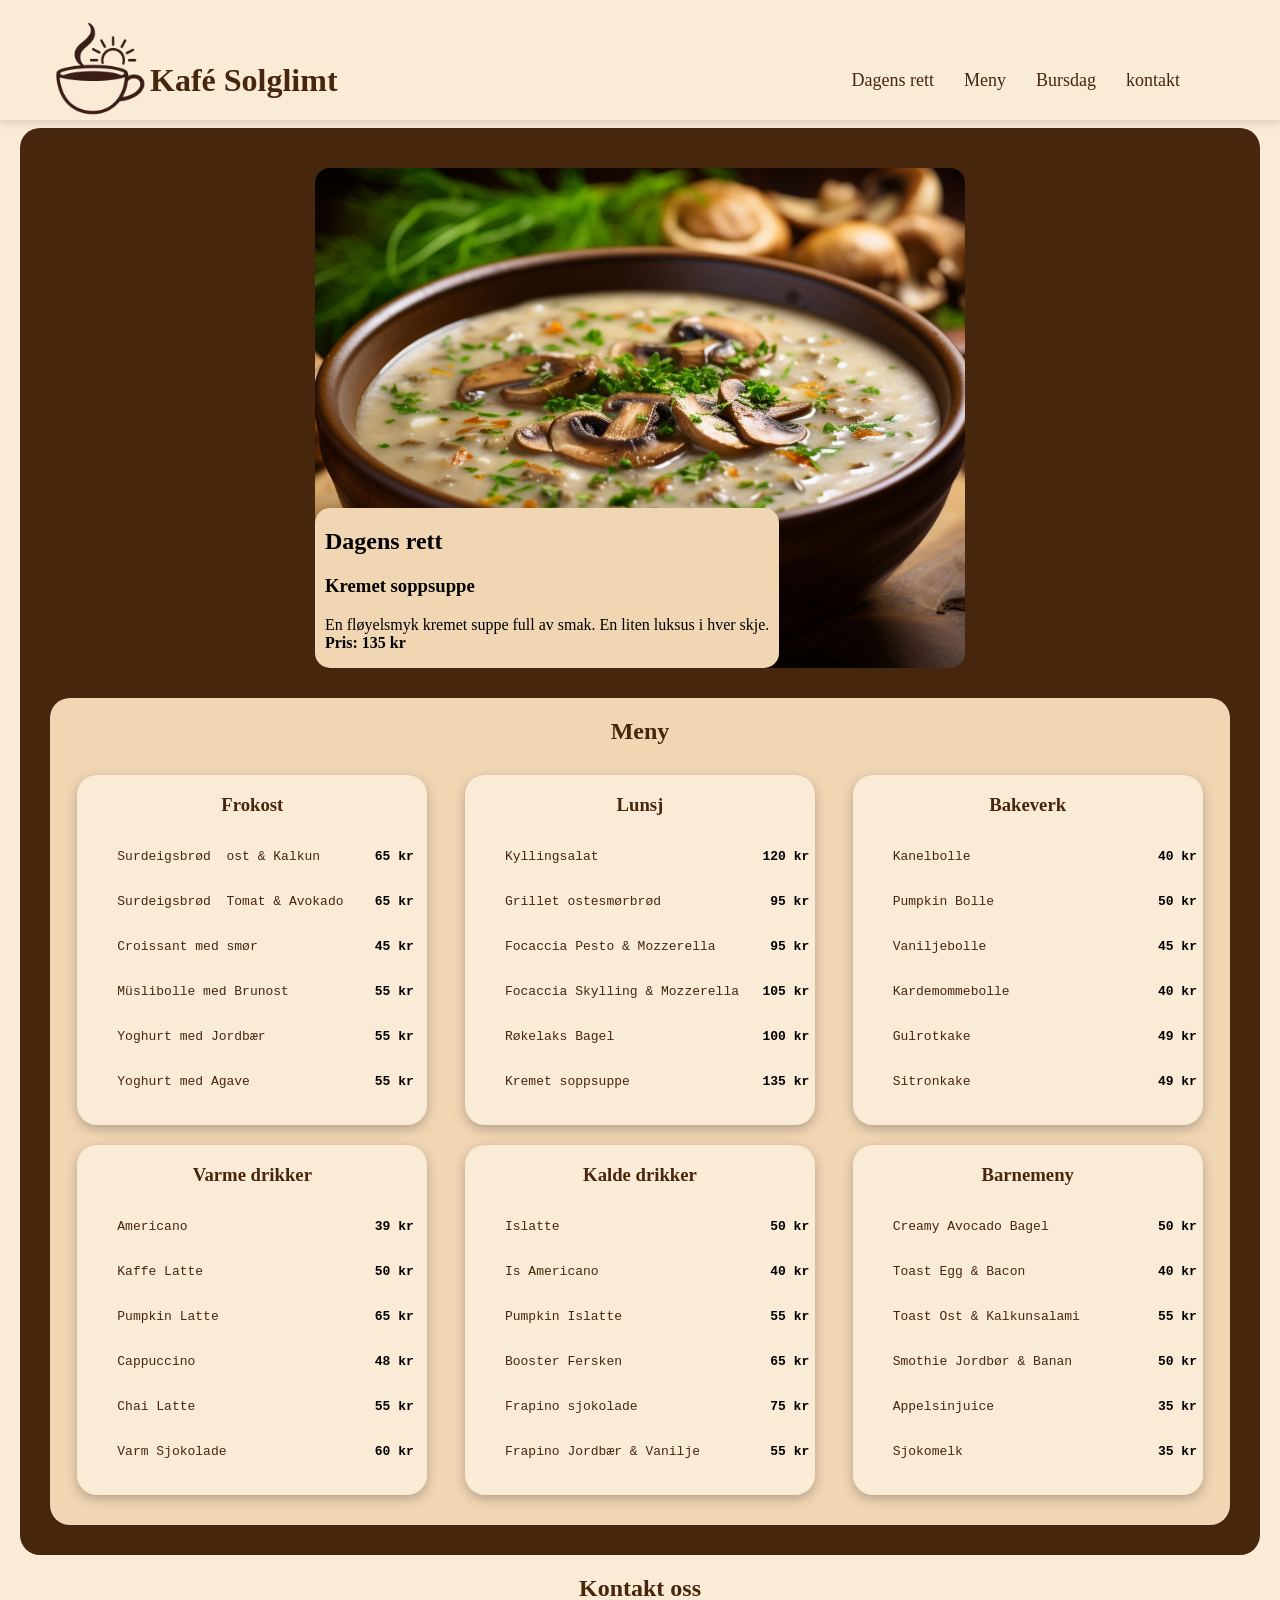
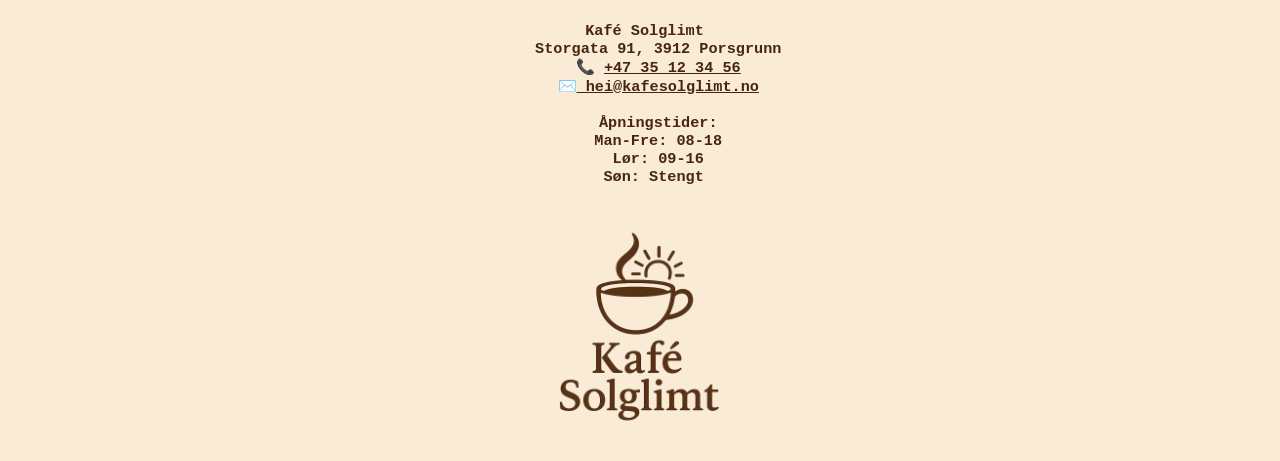
<file: index.html>
<!DOCTYPE html>
<html lang="en">
<head>
    <meta charset="UTF-8">
    <meta name="viewport" content="width=device-width, initial-scale=1.0">
    <title>Kafé Solglimt</title>
    <link rel="stylesheet" href="style.css">
    <link rel="stylesheet" href="https://fonts.googleapis.com/css2?family=Playfair+Display:wght@600&family=Lora:wght@400&display=swap">
</head>
<body>
  <header >
    <div class="head">
        <span class="logo">
        <img src="images/logo1.png"  alt="">
         <h1>Kafé Solglimt</h1>
        </span>
    <nav>
        <ul class="header-meny">
            <li><a href="#dagensrett" class="link">Dagens rett</a> </li>
            <li><a href="#meny" class="link">Meny</a></li>
            <li><a href="bursdag.html" class="link">Bursdag</a></li>
            <li><a href="#kontakt" class="link">kontakt</a></li>
        </ul>
    </nav>
    </div>
  </header>  
  <main id="home">
    <div class="main">
    <section id="dagensrett">
     <img src="images/img3.png" alt="En skål varm, kremet soppsuppe med surdeigsbrød." >
     <div class="beskrivelse-dagensrett">
     <h2>Dagens rett</h2>
     <h3>Kremet soppsuppe</h3>
     <p>En fløyelsmyk kremet suppe full av smak. En liten luksus i hver skje. <br>
        <strong>Pris: 135 kr</strong></p>
    </div>
    </section>

    <section class="meny" id="meny">
     <a href="meny.html" target="_blank" class="link"><h2>Meny</h2></a>
     <div class="måltider">
        <article class="måltid">
        <a href="meny.html#start" target="_blank" class="link"><h3>Frokost</h3></a>
        <ul>
            <pre>
            <li><a href="ingredienser.html#Frokost1" class="link">Surdeigsbrød  ost & Kalkun</a>       <strong>65 kr</strong></li>
            <li><a href="ingredienser.html#Frokost2" class="link">Surdeigsbrød  Tomat & Avokado</a>    <strong>65 kr</strong></li>
            <li><a href="ingredienser.html#Frokost3" class="link">Croissant med smør</a>               <strong>45 kr</strong></li>
            <li><a href="ingredienser.html#Frokost4" class="link">Müslibolle med Brunost</a>           <strong>55 kr</strong></li>
            <li><a href="ingredienser.html#Frokost5" class="link">Yoghurt med Jordbær</a>              <strong>55 kr</strong></li>
            <li><a href="ingredienser.html#Frokost6" class="link">Yoghurt med Agave</a>                <strong>55 kr</strong></li>
            </pre>
        </ul>
        </article>
        <article class="måltid">
        <a href="meny.html#Lunsj" target="_blank" class="link"><h3>Lunsj</h3></a>
        <ul>
            <pre>
            <li><a href="ingredienser.html#Lunsj1" class="link">Kyllingsalat</a>                     <strong>120 kr</strong></li>
            <li><a href="ingredienser.html#Lunsj2" class="link">Grillet ostesmørbrød</a>              <strong>95 kr</strong></li>
            <li><a href="ingredienser.html#Lunsj3" class="link">Focaccia Pesto & Mozzerella</a>       <strong>95 kr</strong></li>
            <li><a href="ingredienser.html#Lunsj4" class="link">Focaccia Skylling & Mozzerella</a>   <strong>105 kr</strong></li>
            <li><a href="ingredienser.html#Lunsj5" class="link">Røkelaks Bagel</a>                   <strong>100 kr</strong></li>
            <li><a href="ingredienser.html#Lunsj6" class="link">Kremet soppsuppe</a>                 <strong>135 kr</strong></li>
        </pre>
        </ul>
        </article>
        <article class="måltid">
        <a href="meny.html#Bakeverk" target="_blank" class="link"><h3>Bakeverk</h3></a>
        <ul>
            <pre>
            <li><a href="ingredienser.html#Bake1" class="link">Kanelbolle</a>                        <strong>40 kr</strong></li>
            <li><a href="ingredienser.html#Bake2" class="link">Pumpkin Bolle</a>                     <strong>50 kr</strong></li>
            <li><a href="ingredienser.html#Bake3" class="link">Vaniljebolle</a>                      <strong>45 kr</strong></li>
            <li><a href="ingredienser.html#Bake4" class="link">Kardemommebolle</a>                   <strong>40 kr</strong></li>
            <li><a href="ingredienser.html#Bake5" class="link">Gulrotkake</a>                        <strong>49 kr</strong></li>
            <li><a href="ingredienser.html#Bake6" class="link">Sitronkake</a>                        <strong>49 kr</strong></li>
        </pre>
        </ul>
        </article>
        <article class="måltid">
        <a href="meny.html#Varmedrikker" target="_blank" class="link"><h3>Varme drikker</h3></a>
        <ul>
            <pre>
            <li><a href="ingredienser.html#varm1" class="link">Americano</a>                        <strong>39 kr</strong></li>
            <li><a href="ingredienser.html#varm2" class="link">Kaffe Latte</a>                      <strong>50 kr</strong></li>
            <li><a href="ingredienser.html#varm3" class="link">Pumpkin Latte</a>                    <strong>65 kr</strong></li>
            <li><a href="ingredienser.html#varm4" class="link">Cappuccino</a>                       <strong>48 kr</strong></li>
            <li><a href="ingredienser.html#varm5" class="link">Chai Latte</a>                       <strong>55 kr</strong></li>
            <li><a href="ingredienser.html#varm6" class="link">Varm Sjokolade</a>                   <strong>60 kr</strong></li>
            </pre>
        </ul>
        </article>
        <article class="måltid">
        <a href="meny.html#Kaldedrikker" target="_blank" class="link"><h3>Kalde drikker</h3></a>
        <ul>
            <pre>
            <li><a href="ingredienser.html#kald1" class="link">Islatte</a>                           <strong>50 kr</strong></li>
            <li><a href="ingredienser.html#kald2" class="link">Is Americano</a>                      <strong>40 kr</strong></li>
            <li><a href="ingredienser.html#kald3" class="link">Pumpkin Islatte</a>                   <strong>55 kr</strong></li>
            <li><a href="ingredienser.html#kald4" class="link">Booster Fersken</a>                   <strong>65 kr</strong></li>
            <li><a href="ingredienser.html#kald5" class="link">Frapino sjokolade</a>                 <strong>75 kr</strong></li>
            <li><a href="ingredienser.html#kald6" class="link">Frapino Jordbær & Vanilje</a>         <strong>55 kr</strong></li>
            </pre>
        </ul>
        </article>
        <article class="måltid">
        <a href="meny.html#Barnemeny" target="_blank" class="link"><h3>Barnemeny</h3></a>
        <ul>
            <pre>
            <li><a href="ingredienser.html#barn1" class="link">Creamy Avocado Bagel</a>              <strong>50 kr</strong></li>
            <li><a href="ingredienser.html#barn2" class="link">Toast Egg & Bacon</a>                 <strong>40 kr</strong></li>
            <li><a href="ingredienser.html#barn3" class="link">Toast Ost & Kalkunsalami</a>          <strong>55 kr</strong></li>
            <li><a href="ingredienser.html#barn4" class="link">Smothie Jordbør & Banan</a>           <strong>50 kr</strong></li>
            <li><a href="ingredienser.html#barn5" class="link">Appelsinjuice</a>                     <strong>35 kr</strong></li>
            <li><a href="ingredienser.html#barn6" class="link">Sjokomelk</a>                         <strong>35 kr</strong></li>
            </pre>
        </ul>
        </article>
     </div>
    </section>
    </div>
  </main>

  <footer id="kontakt">
    <h2>Kontakt oss</h2>
    <pre><h3> Kafé Solglimt
    Storgata 91, 3912 Porsgrunn
    📞 <a href="tel:+4735123456">+47 35 12 34 56</a>
    ✉️<a href="mailto:hei@kafesolglimt.no"> hei@kafesolglimt.no</a>

    Åpningstider:
    Man-Fre: 08-18
    Lør: 09-16
    Søn: Stengt </h3></pre>
    <a href="#home"><img src="images/logo2.png"></a>

  </footer>
</body>
</html>
</file>
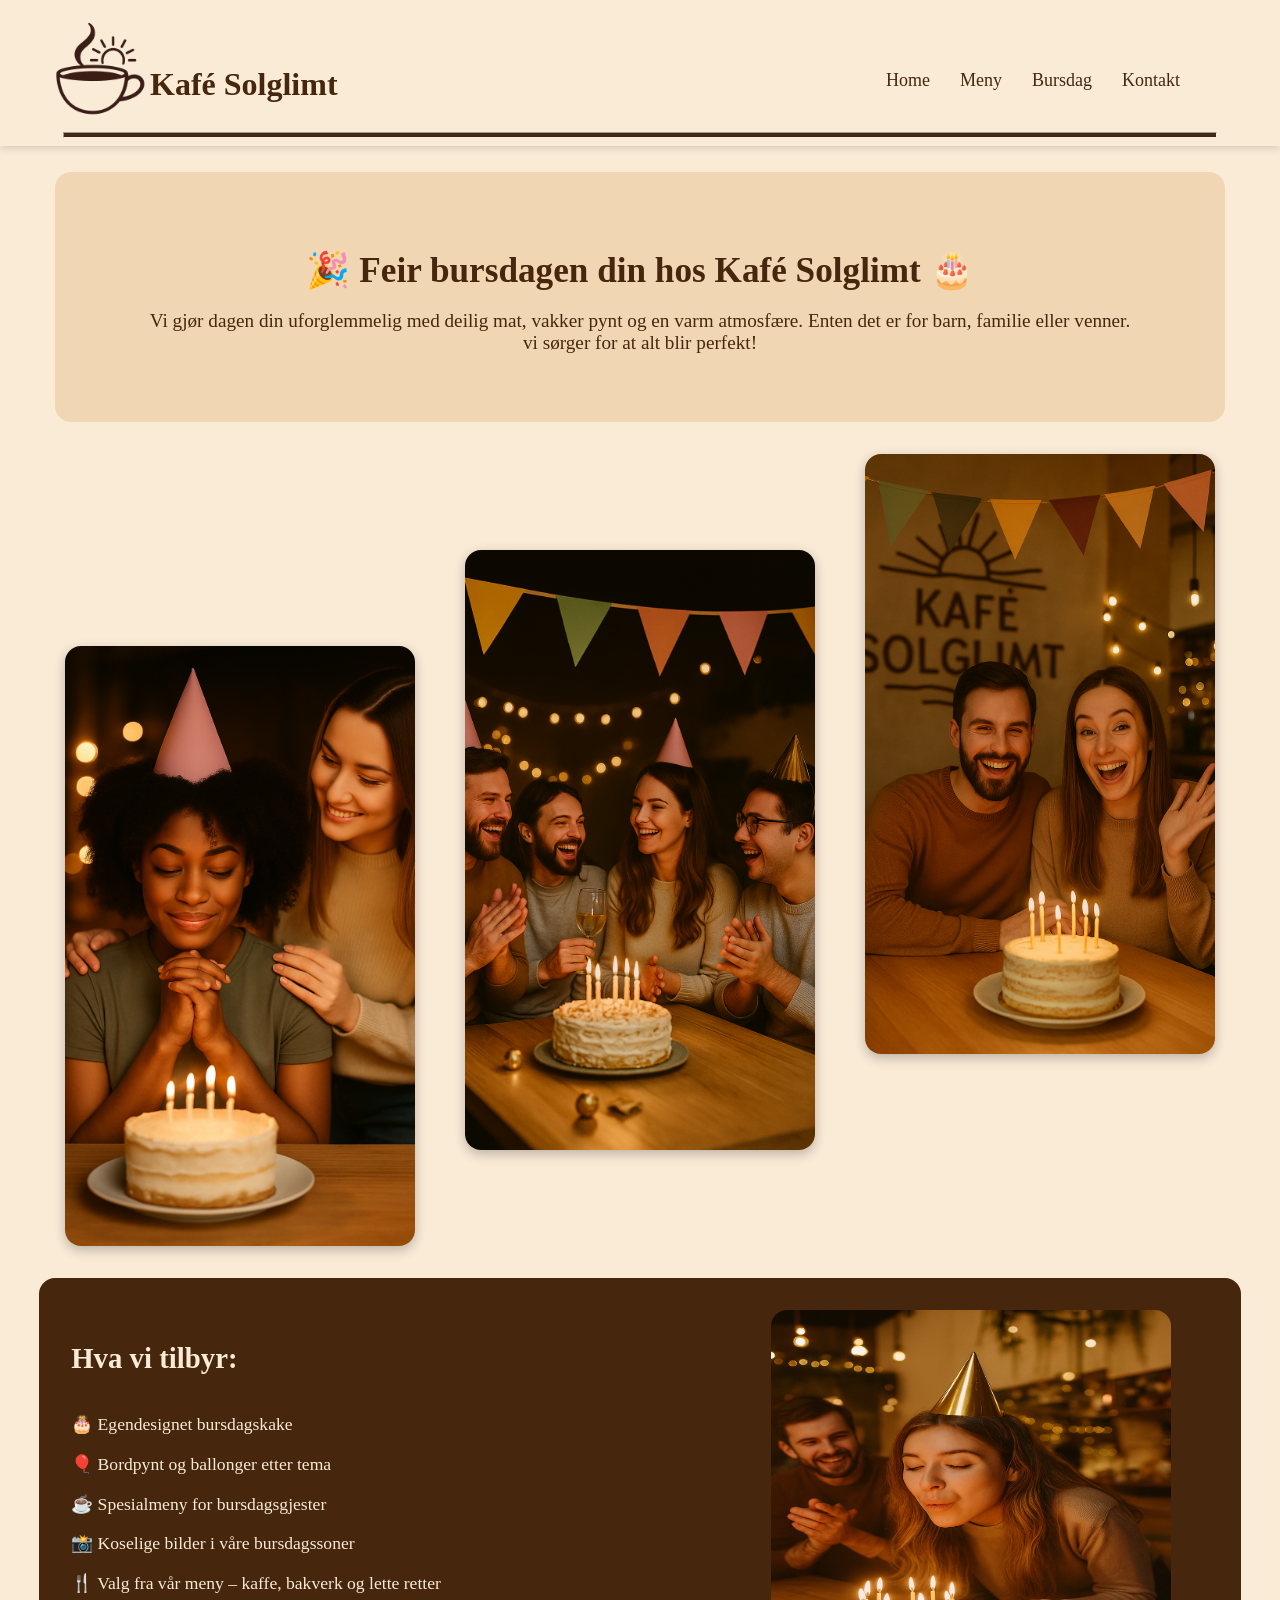
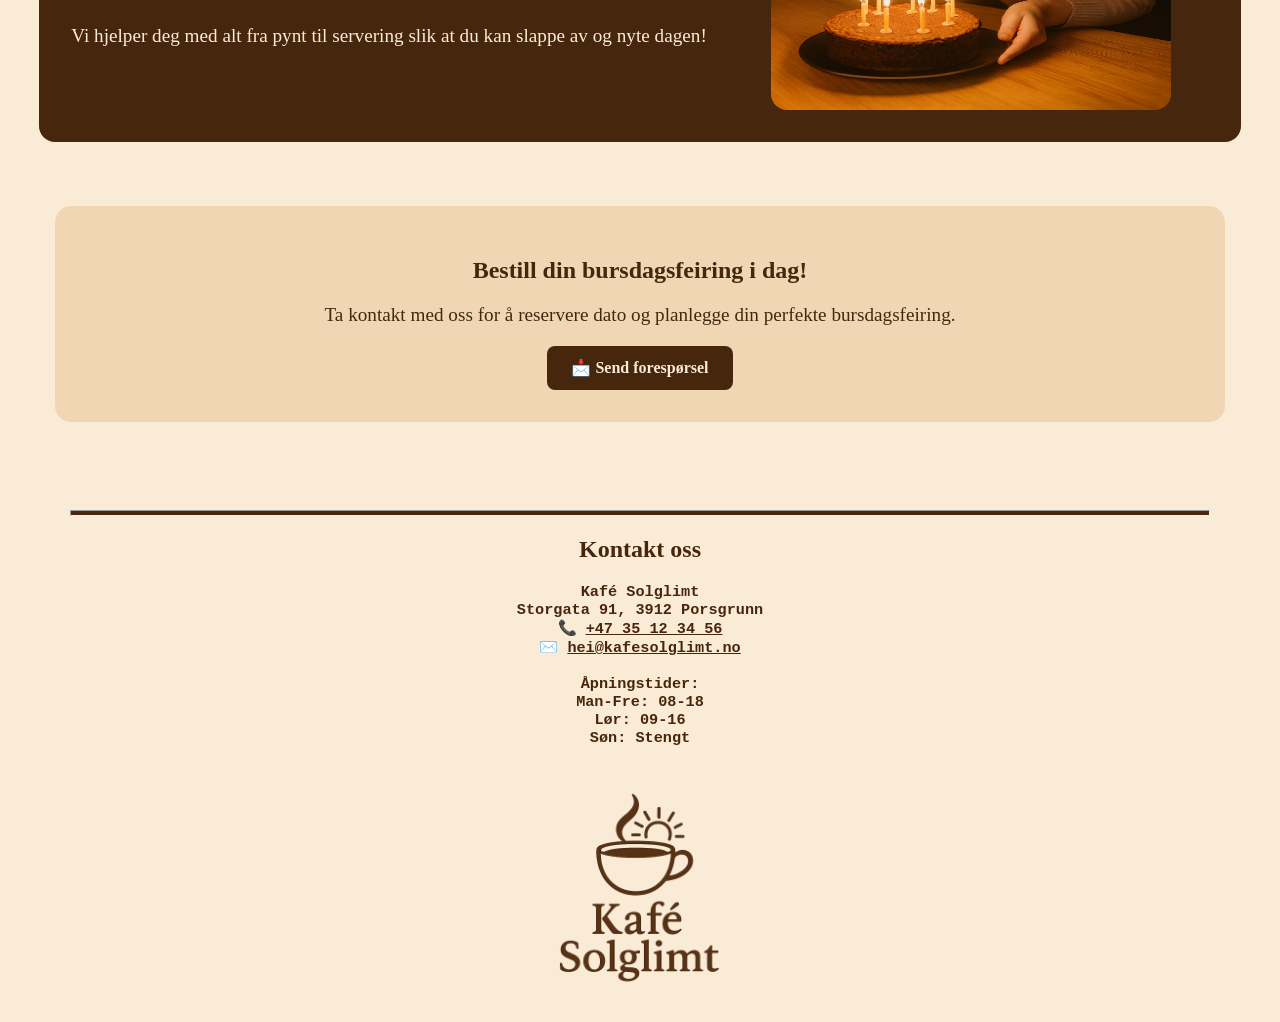
<file: bursdag.html>
<!DOCTYPE html>
<html lang="no">
<head>
  <meta charset="UTF-8">
  <meta name="viewport" content="width=device-width, initial-scale=1.0">
  <title>Bursdagsfeiring</title>
  <link rel="stylesheet" href="style.css">
  <link rel="stylesheet" href="https://fonts.googleapis.com/css2?family=Playfair+Display:wght@600&family=Lora:wght@400&display=swap">
</head>

<body>
  <header>
    <div class="head">
      <span class="logo">
        <a href="index.html#home" class="link"><img src="images/logo1.png" alt="Logo"></a>
        <a href="index.html#home" class="link"><h1>Kafé Solglimt</h1></a>
      </span>

      <nav id="navMenu">
        <ul class="header-meny">
          <li><a href="index.html" class="link">Home</a></li>
          <li><a href="meny.html" class="link">Meny</a></li>
          <li><a href="bursdag.html" class="link">Bursdag</a></li>
          <li><a href="#kontakt" class="link">Kontakt</a></li>
        </ul>
      </nav>
    </div>
    <hr>
  </header>

  <main>
    <section class="bursdag-banner">
      <h1>🎉 Feir bursdagen din hos Kafé Solglimt 🎂</h1>
      <p>Vi gjør dagen din uforglemmelig med deilig mat, vakker pynt og en varm atmosfære.  
      Enten det er for barn, familie eller venner. <br>vi sørger for at alt blir perfekt!</p>
    </section>

     <section class="bursdag-bilder">
      <img src="images/bursdag1.png" alt="Feiring hos Kafé Solglimt">
      <img src="images/bursdag2.png" alt="Gjestene koser seg">
      <img src="images/bursdag3.png" alt="Kake og dekorasjon">
    </section>

    <div class="bursdag-tjenester">
      <section>
      <h2>Hva vi tilbyr:</h2>
      <ul>
        <li>🎂 Egendesignet bursdagskake</li>
        <li>🎈 Bordpynt og ballonger etter tema</li>
        <li>☕ Spesialmeny for bursdagsgjester</li>
        <li>📸 Koselige bilder i våre bursdagssoner</li>
        <li>🍴 Valg fra vår meny – kaffe, bakverk og lette retter</li>
      </ul>
      <p>Vi hjelper deg med alt fra pynt til servering slik at du kan slappe av og nyte dagen!</p>
      </section>
      <img src="images/bursdag4.png" alt="Kvinne blåser ut lys på bursdagkake">
    </div>



    <section class="bursdag-bestill">
      <h2>Bestill din bursdagsfeiring i dag!</h2>
      <p>Ta kontakt med oss for å reservere dato og planlegge din perfekte bursdagsfeiring.</p>
      <a href="mailto:hei@kafesolglimt.no" class="bursdag-btn">📩 Send forespørsel</a>
    </section>
  </main>

  <footer id="kontakt">
    <hr>
    <h2>Kontakt oss</h2>
    <pre><h3>Kafé Solglimt
Storgata 91, 3912 Porsgrunn
📞 <a href="tel:+4735123456">+47 35 12 34 56</a>
✉️ <a href="mailto:hei@kafesolglimt.no">hei@kafesolglimt.no</a>

Åpningstider:
Man-Fre: 08-18
Lør: 09-16
Søn: Stengt</h3></pre>
    <a href="#top"><img src="images/logo2.png" alt="Logo"></a>
  </footer>

</body>
</html>
</file>
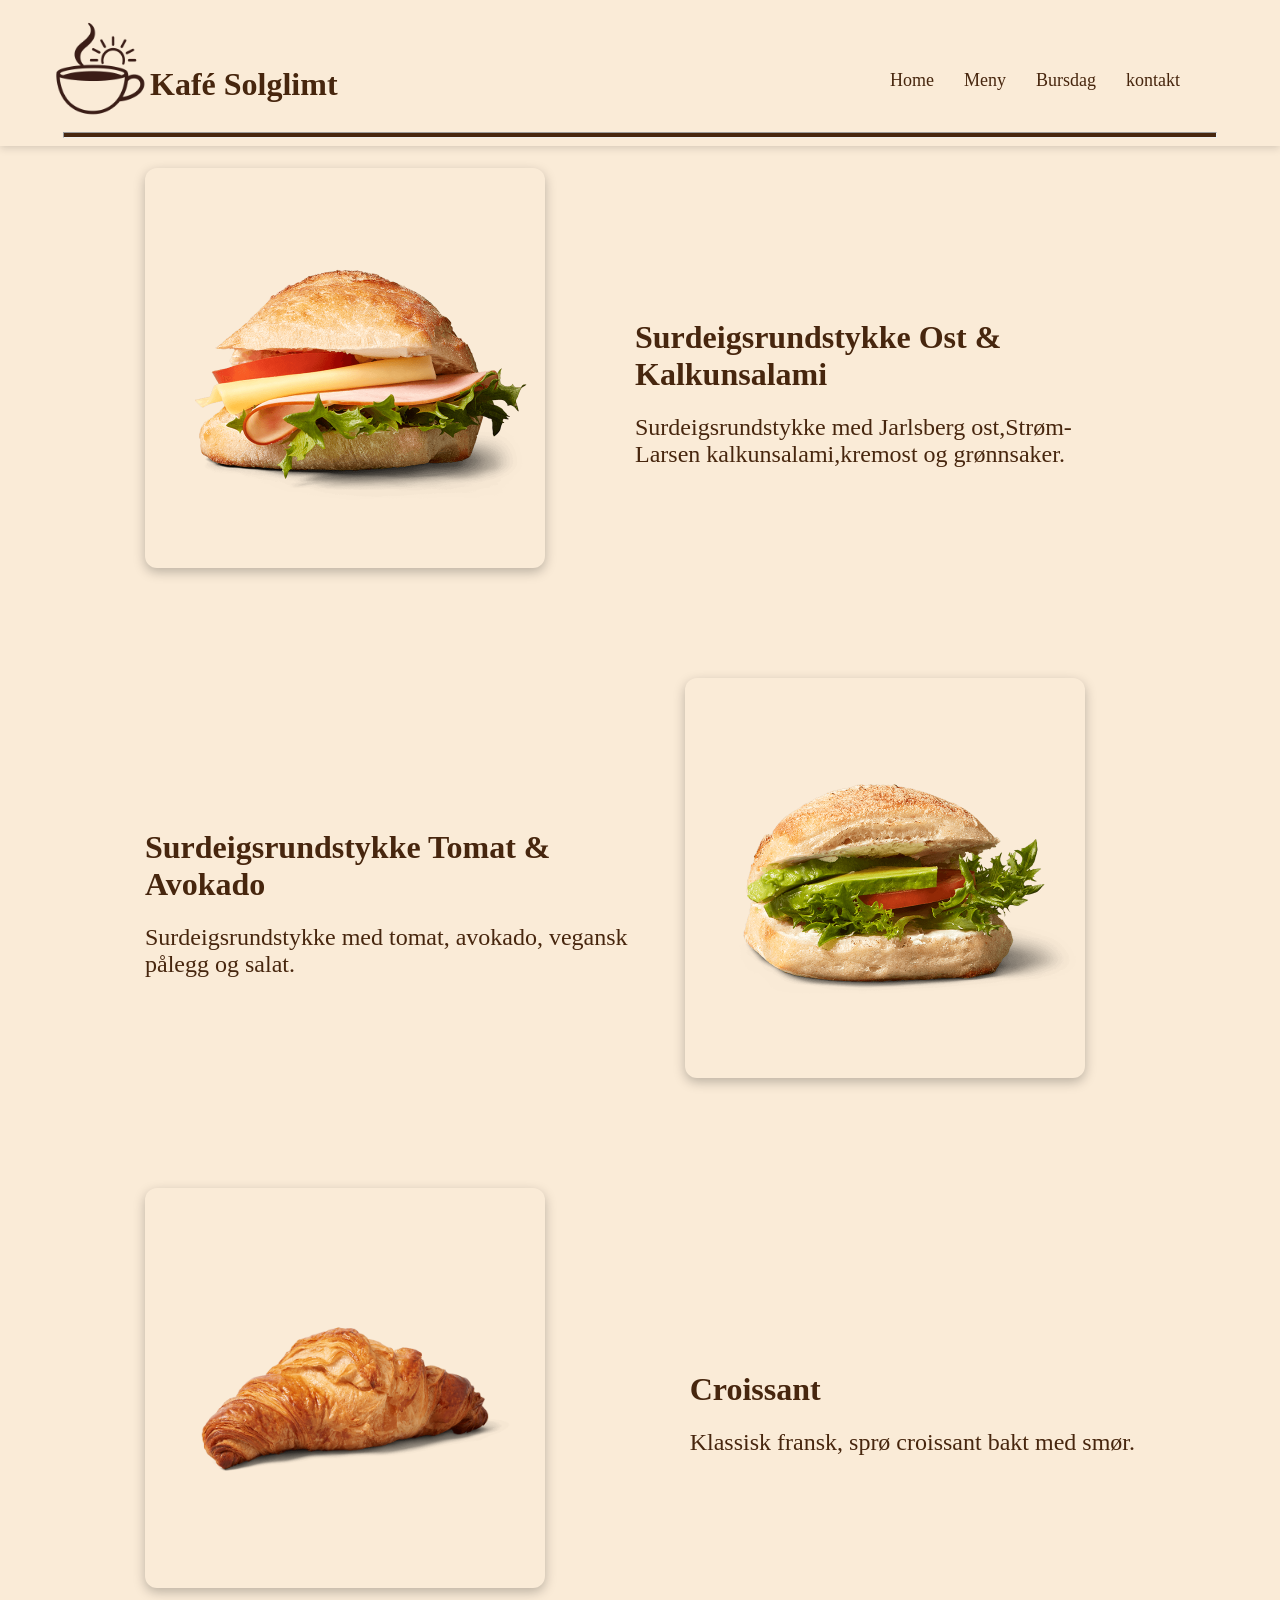
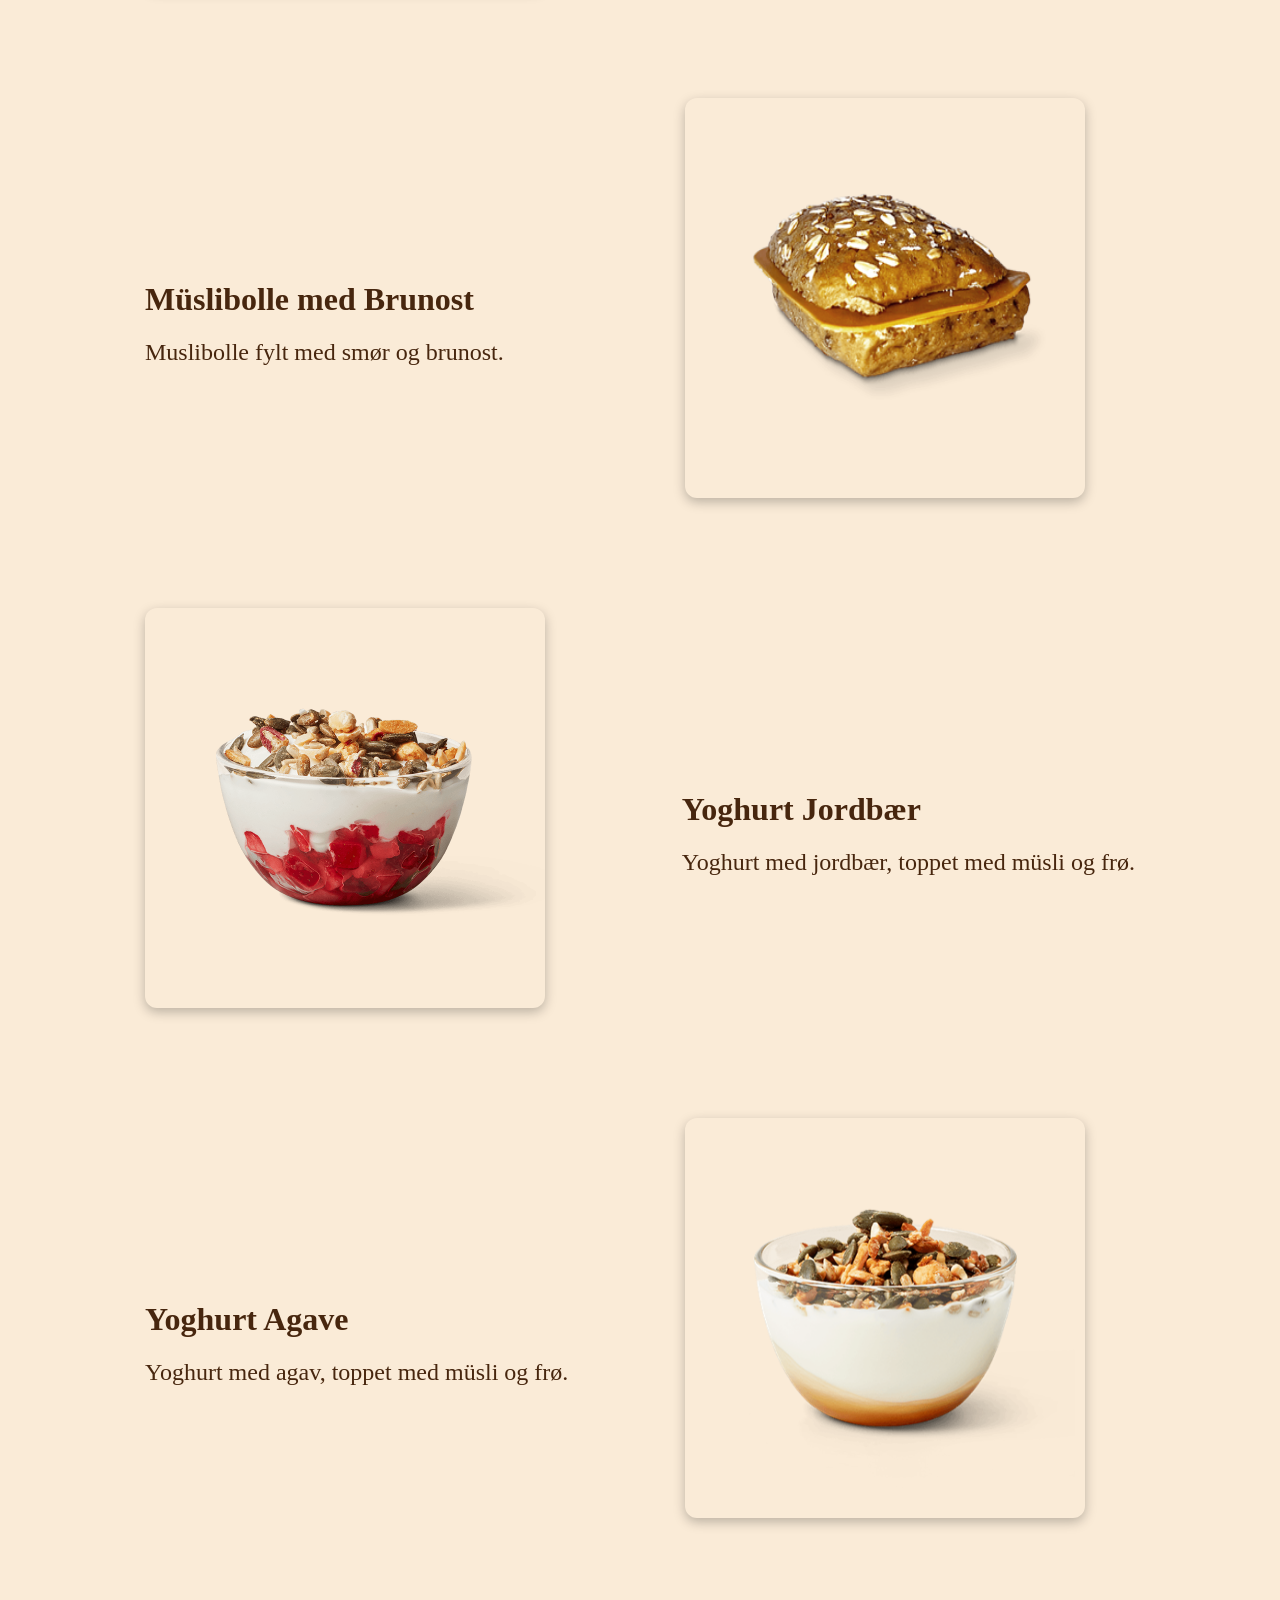
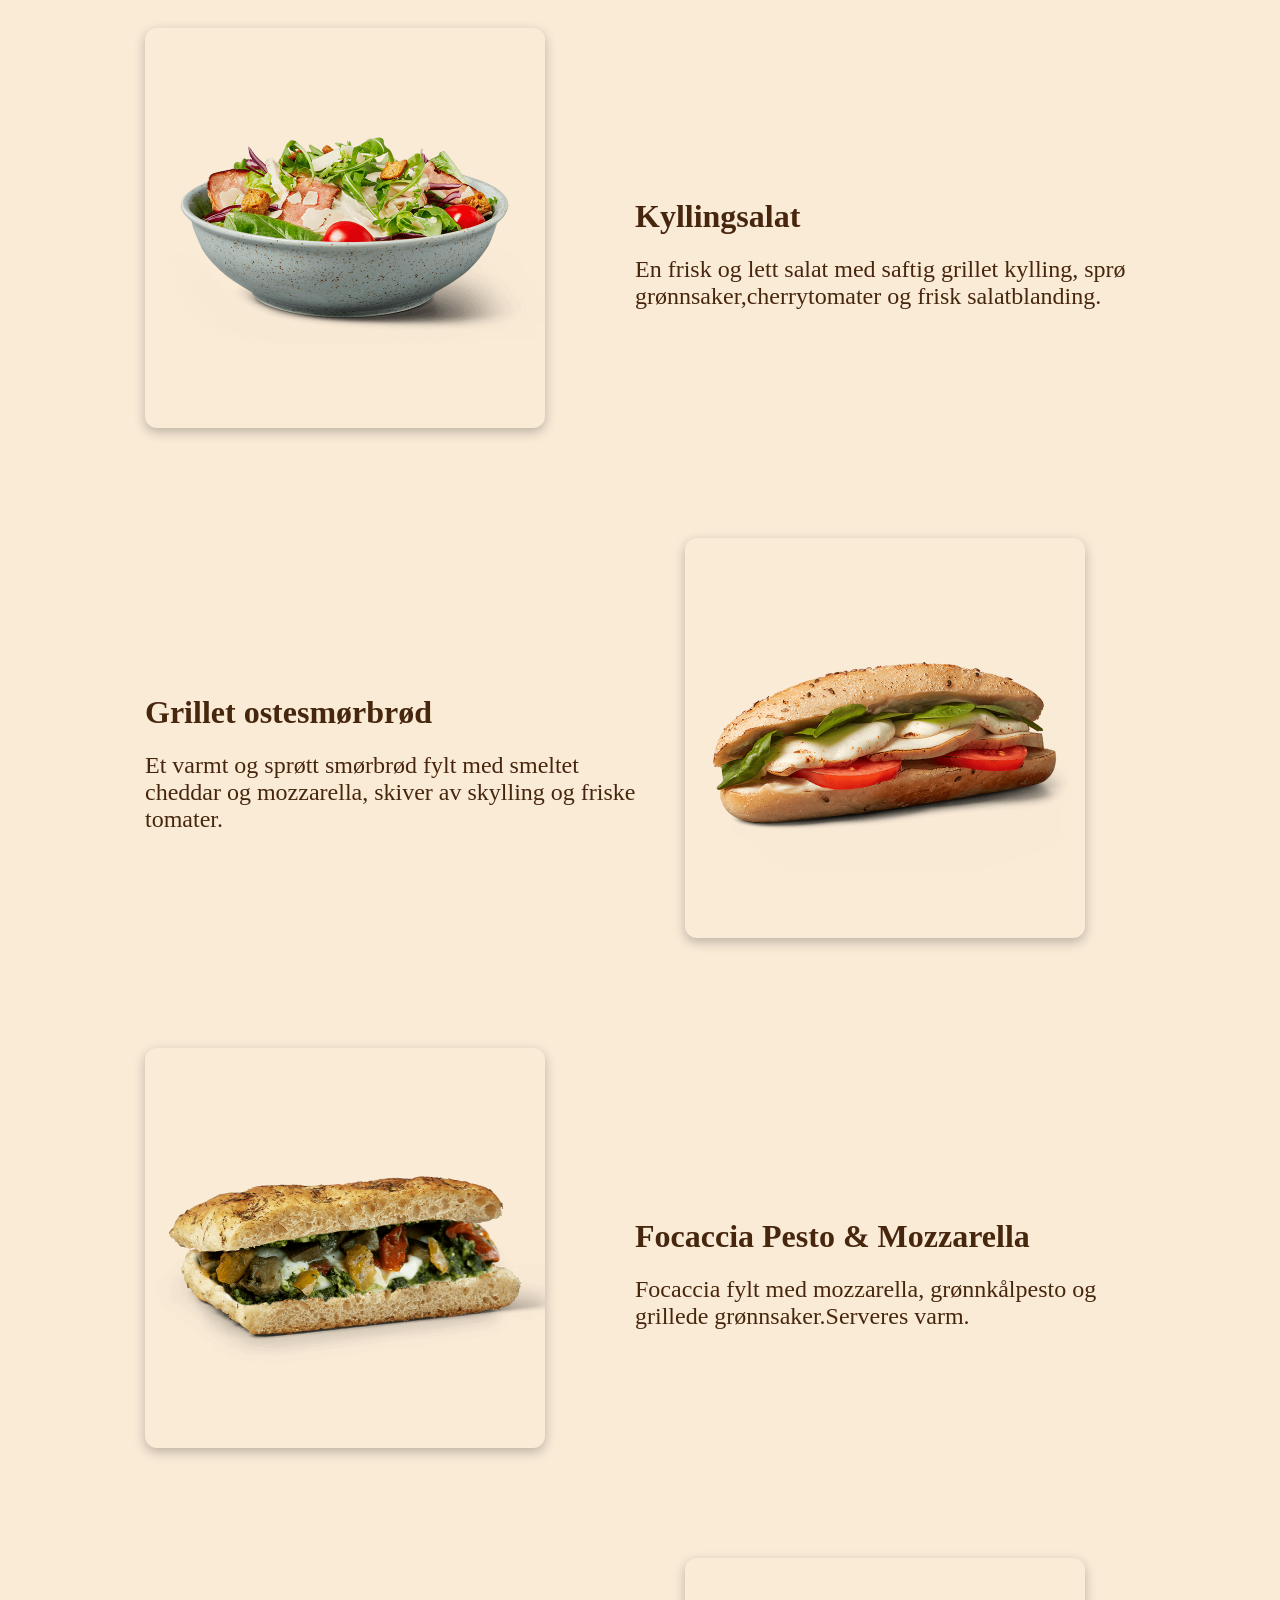
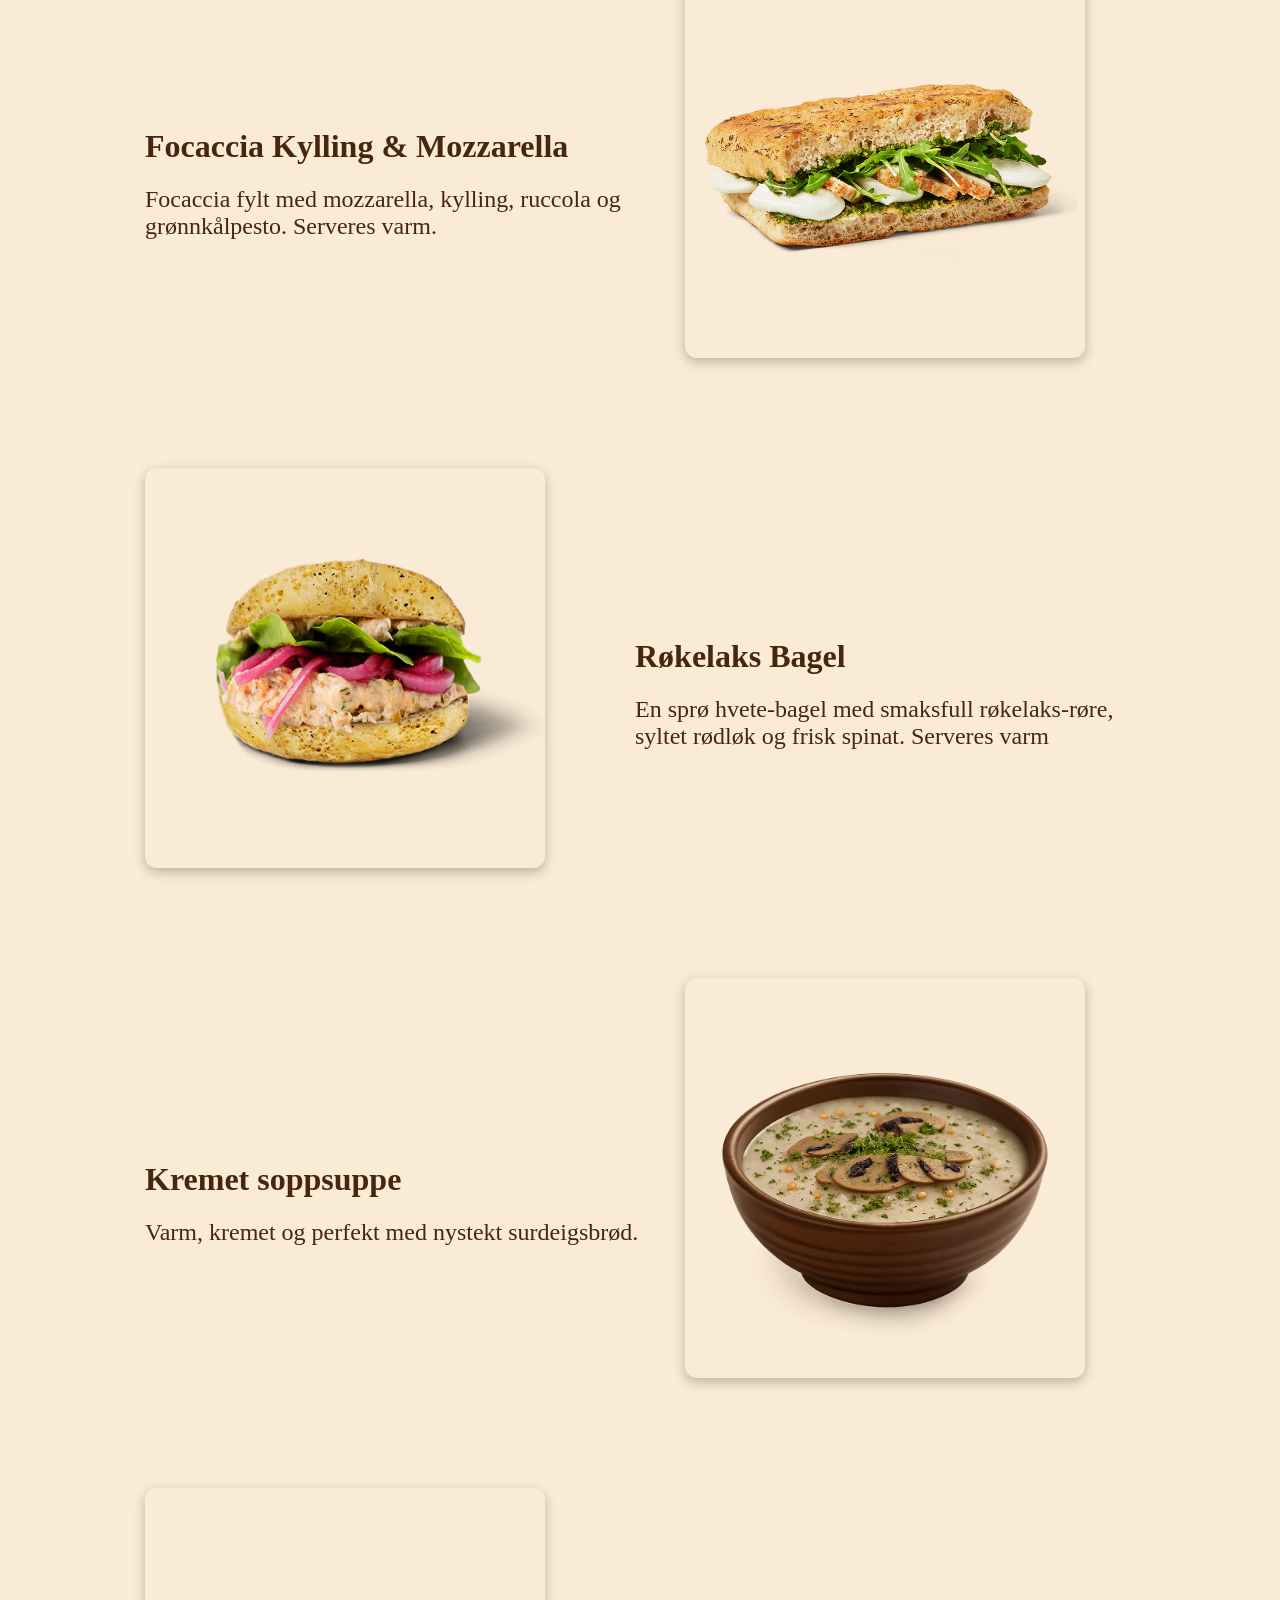
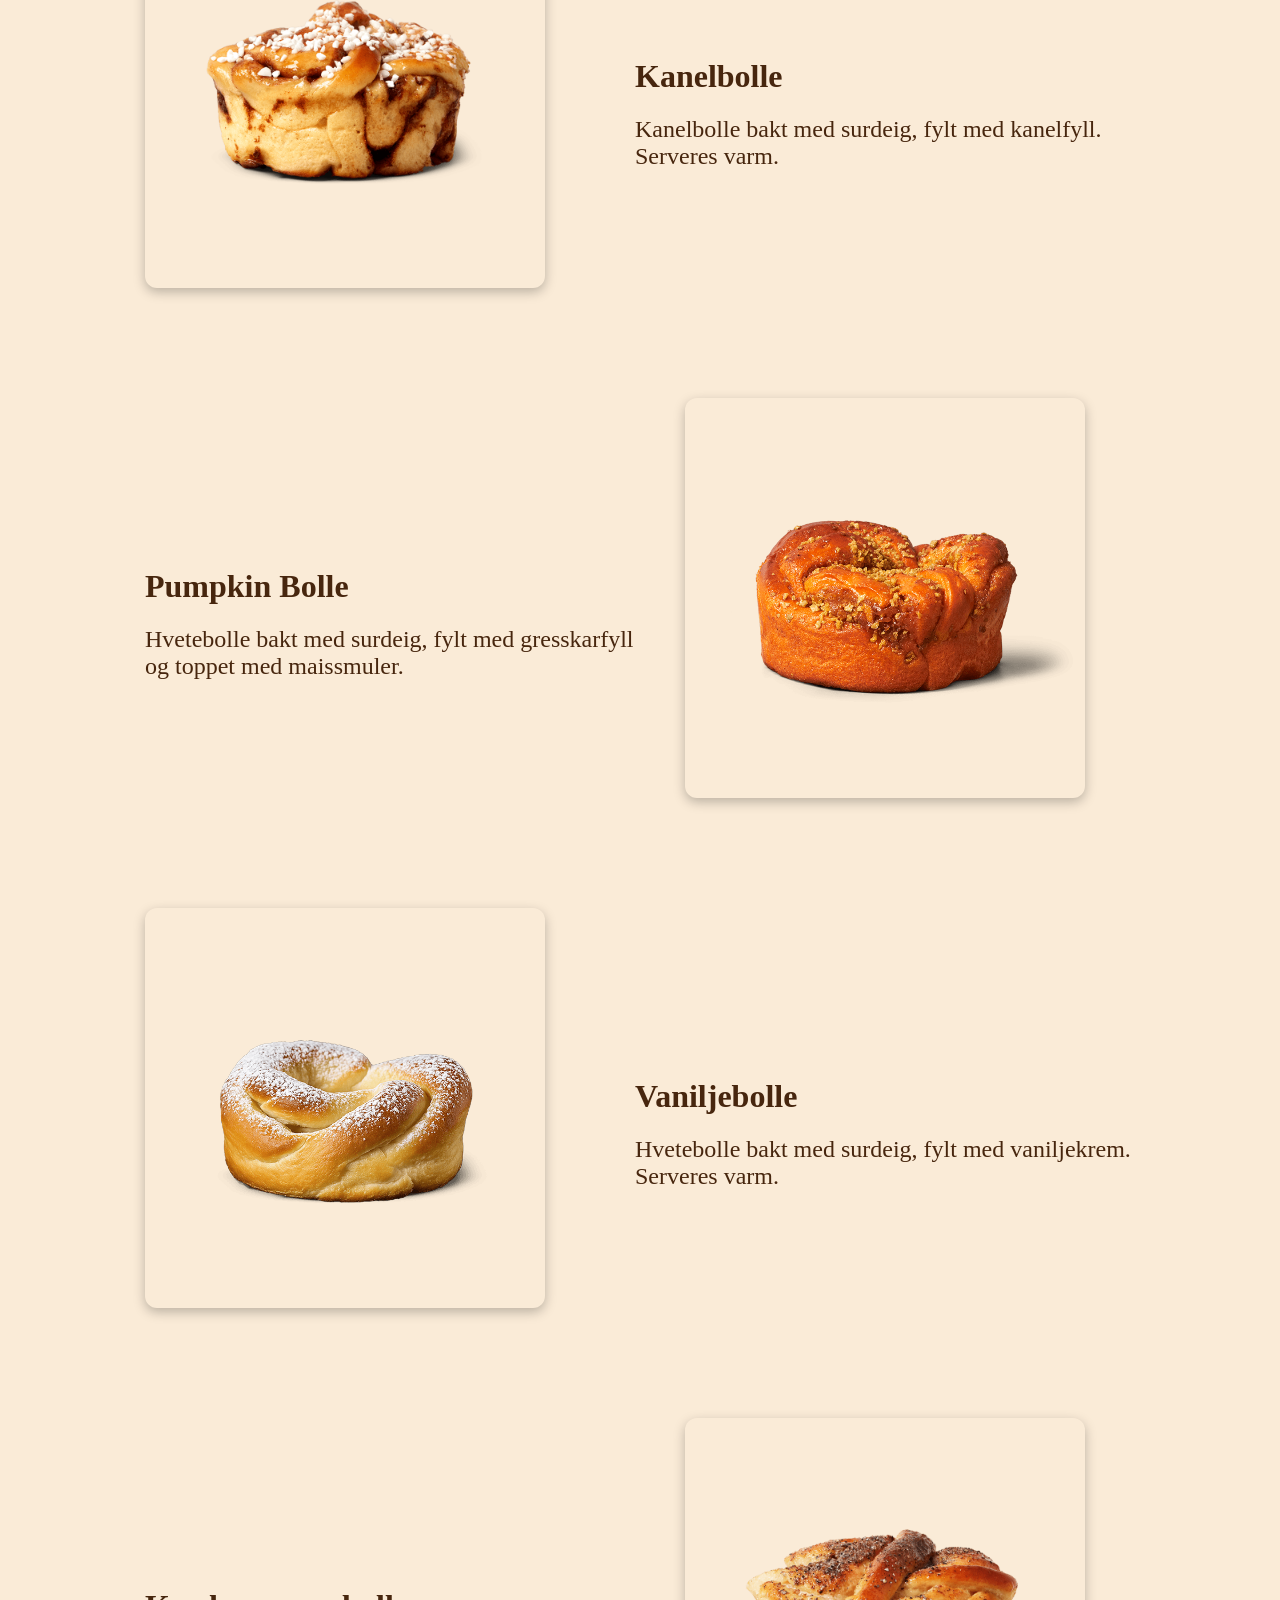
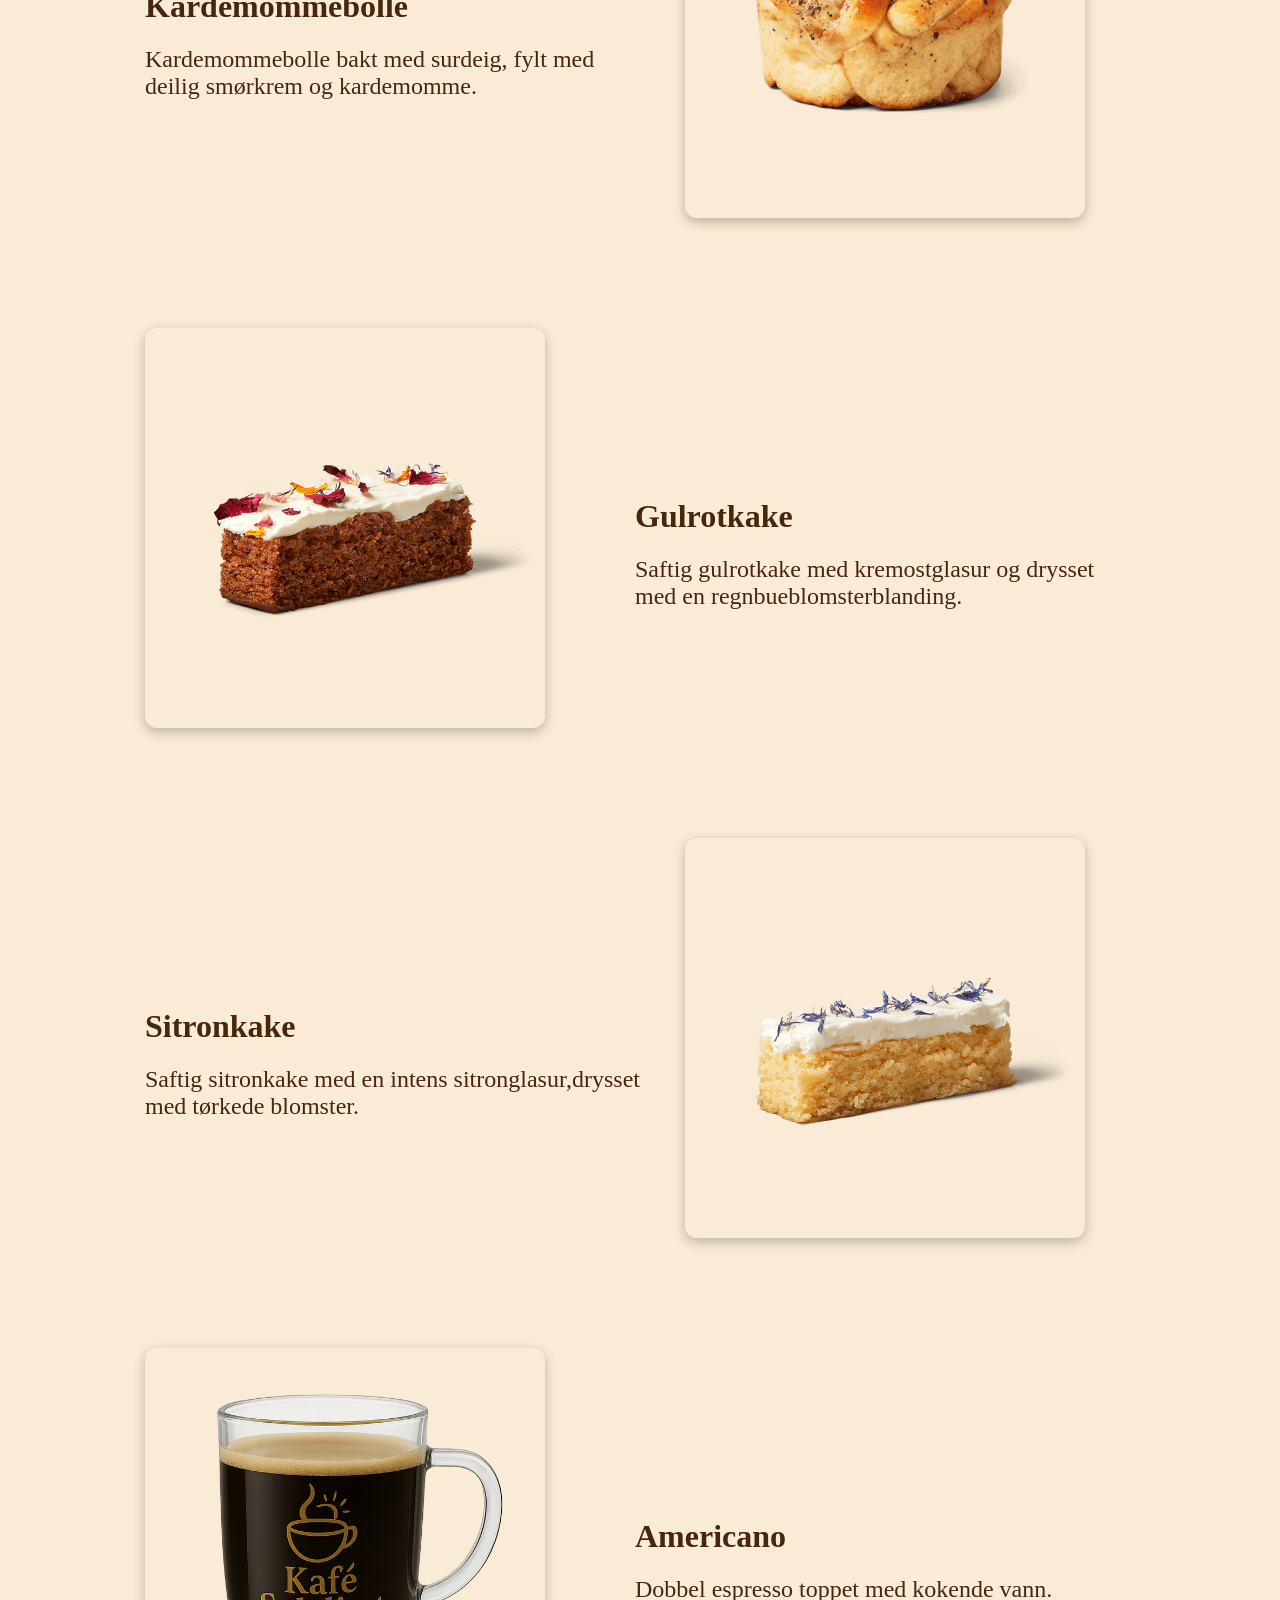
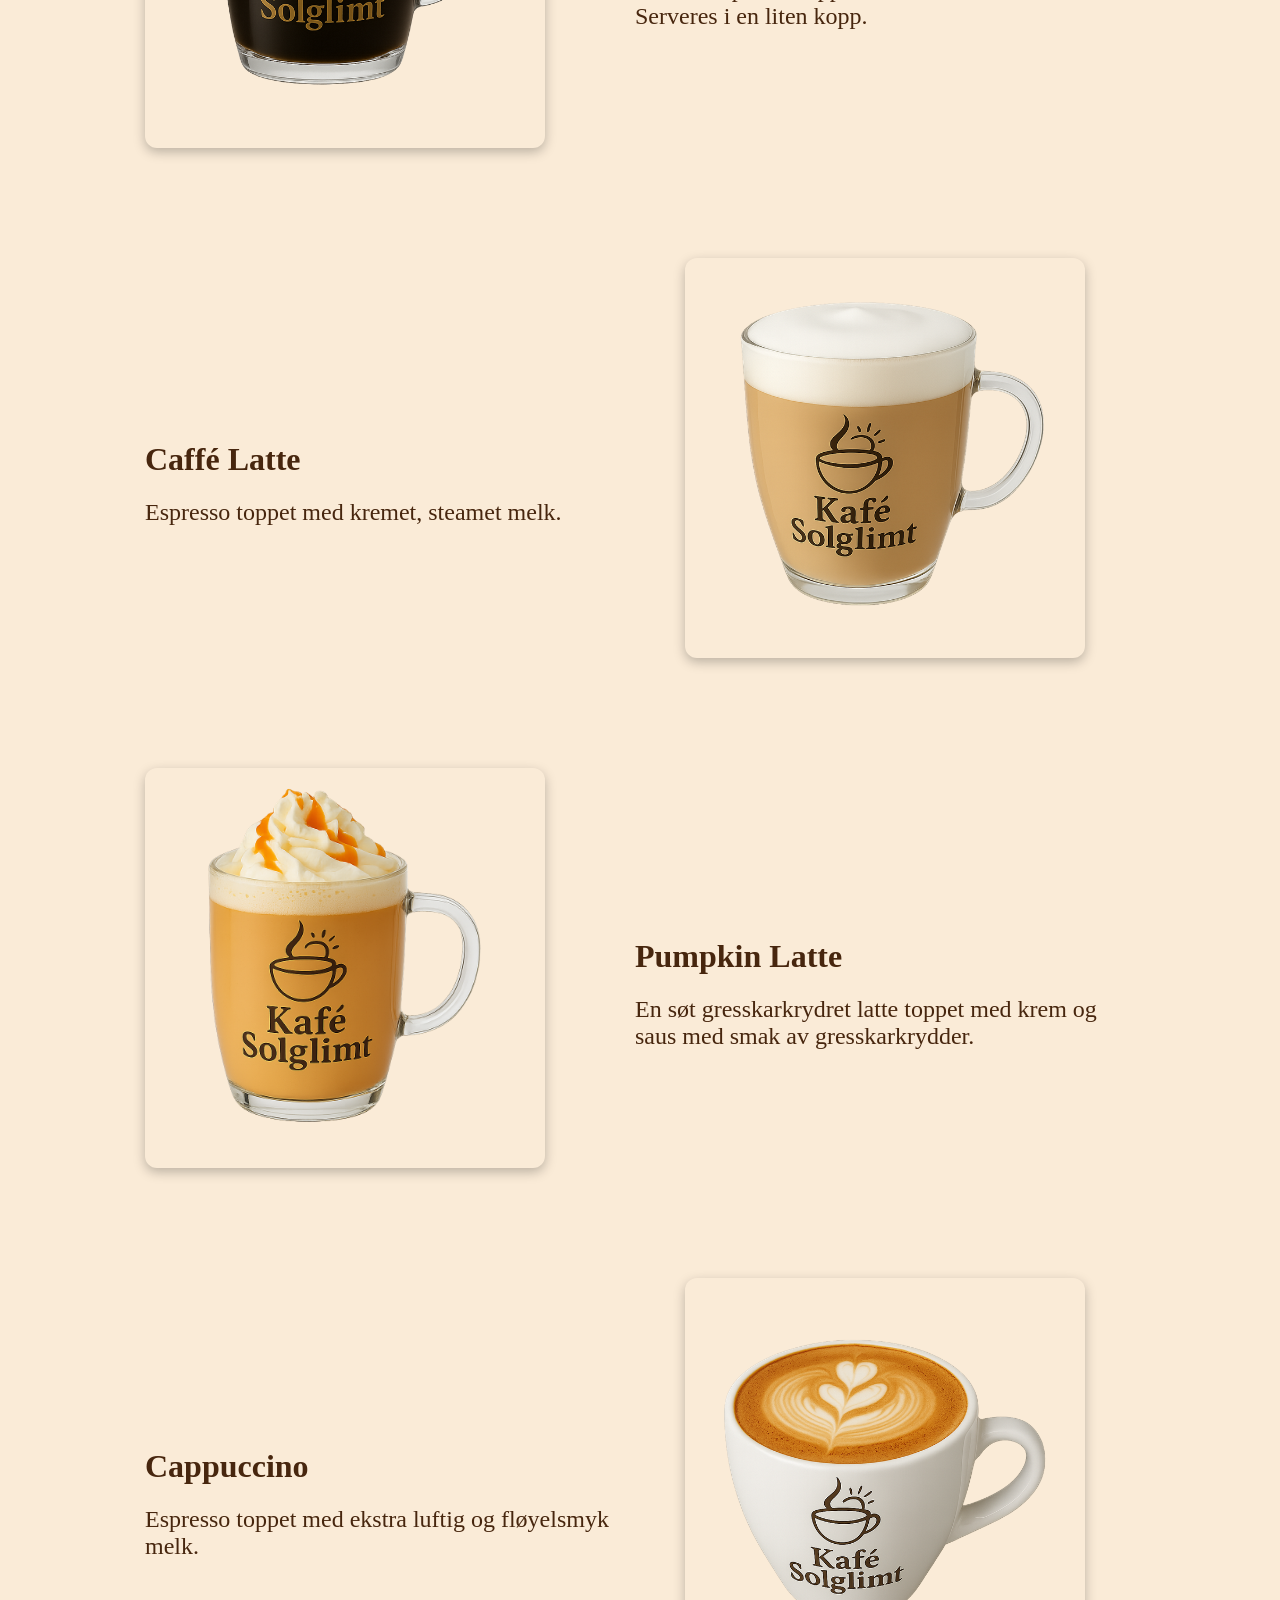
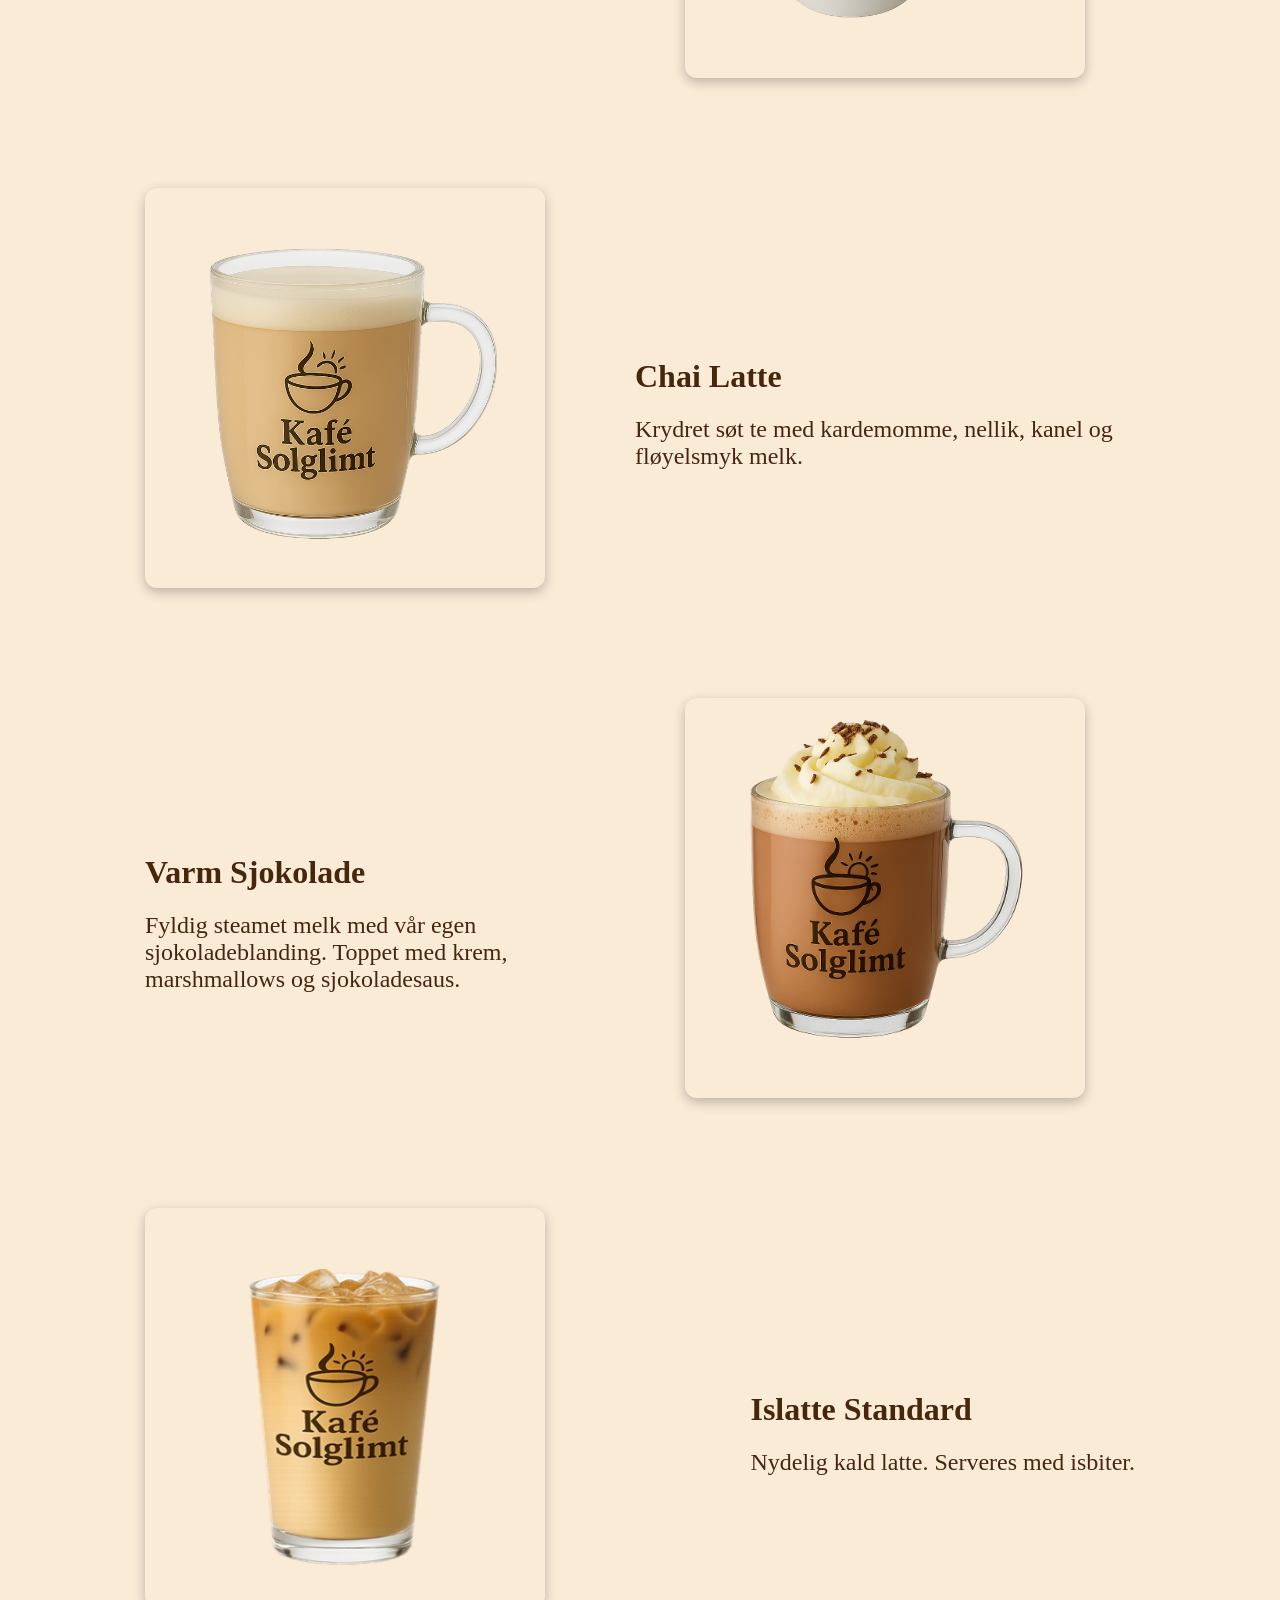
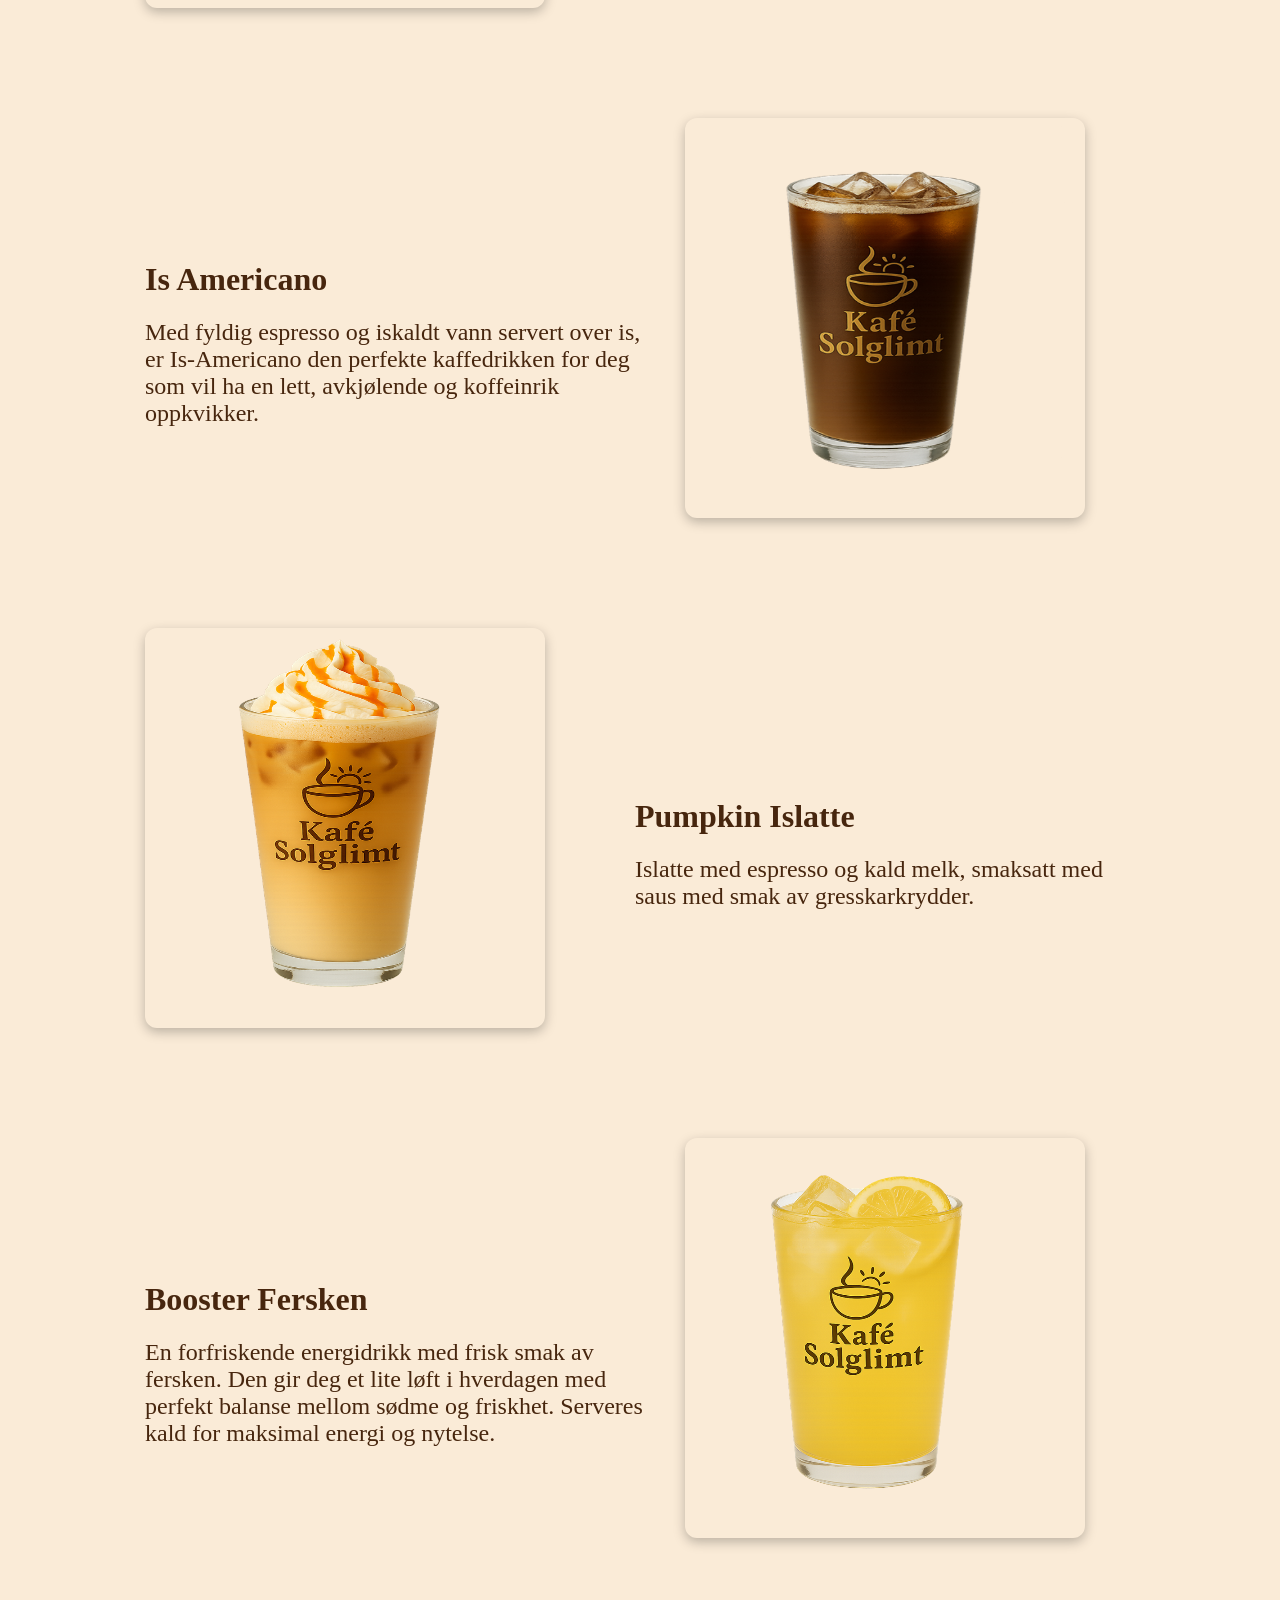
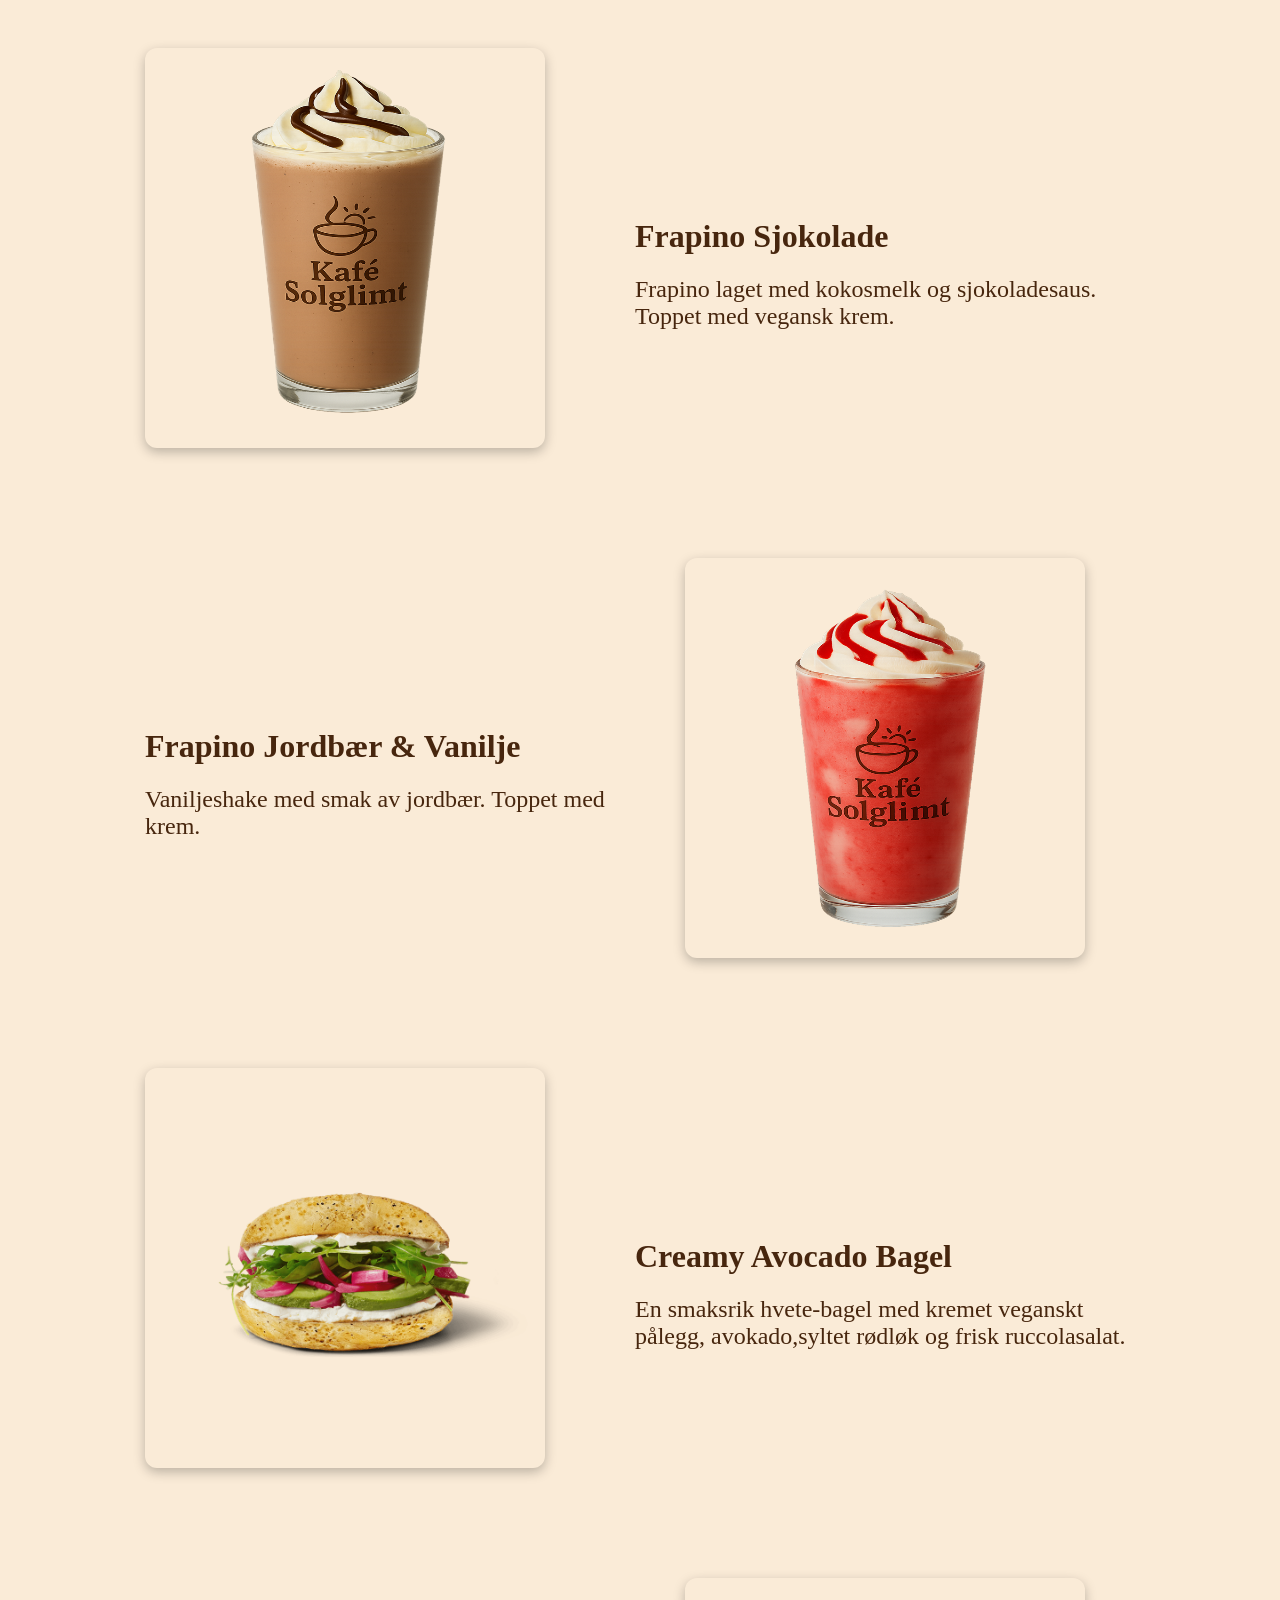
<file: ingredienser.html>
<!DOCTYPE html>
<html lang="en">
<head>
    <meta charset="UTF-8">
    <meta name="viewport" content="width=device-width, initial-scale=1.0">
    <title>Ingredienser</title>
    <link rel="stylesheet" href="style.css">
    <link rel="stylesheet" href="https://fonts.googleapis.com/css2?family=Playfair+Display:wght@600&family=Lora:wght@400&display=swap">

</head>
<body>
    <header>
    <div class="head">
        <span class="logo">
        <a href="index.html#home"  class="link"><img src="images/logo1.png"></a>
         <a href="index.html#home"  class="link"><h1>Kafé Solglimt</h1></a>
        </span>
    <nav>
        <ul  class="header-meny">
            <li><a href="index.html" class="link">Home</a> </li>
            <li><a href="meny.html" class="link">Meny</a> </li>
            <li><a href="bursdag.html" class="link">Bursdag</a></li>
            <li><a href="#kontakt" class="link">kontakt</a></li>
        </ul>
    </nav>
    </div>
    <hr>
  </header>

    <main id="start">
 <div class="alle-måltider">
  
    <div class="måltid-item"  id="Frokost1">
      <div class="måltid-image">
        <img src="images/Surdeigsbrød  ost & Kalkun.png" alt="">
      </div>
      <div class="måltid-text">
        <h1>Surdeigsrundstykke Ost & Kalkunsalami</h1>
        <h2>Surdeigsrundstykke med Jarlsberg ost,Strøm-Larsen kalkunsalami,kremost og grønnsaker.</h2>
      </div>
    </div>


    <div class="måltid-item" id="Frokost2">
      <div class="måltid-image">
        <img src="images/Surdeigsbrød  Tomat & Avokado.png" alt="">
      </div>
       <div class="måltid-text">
        <h1>Surdeigsrundstykke Tomat & Avokado</h1>
      <h2>Surdeigsrundstykke med tomat, avokado, vegansk pålegg og salat.</h2>
      </div>
    </div>


    <div class="måltid-item" id="Frokost3">
     <div class="måltid-image">
        <img src="images/Croissant med smør.png" alt="">
     </div>
     <div class="måltid-text">
      <h1>Croissant</h1>
      <h2>Klassisk fransk, sprø croissant bakt med smør.</h2>
     </div>
   </div>

    <div class="måltid-item" id="Frokost4">
      <div class="måltid-image">
       <img src="images/Muslibolle.png" alt="">
      </div>
     <div class="måltid-text">
       <h1>Müslibolle med Brunost</h1>
       <h2>Muslibolle fylt med smør og brunost.</h2>
     </div>
    </div>

    <div class="måltid-item" id="Frokost5">
     <div class="måltid-image">
       <img src="images/Yoghurt Jordbær.png" alt="">
     </div>
     <div class="måltid-text">
      <h1>Yoghurt Jordbær</h1>
      <h2>Yoghurt med jordbær, toppet med müsli og frø.</h2>
     </div>
   </div>

    <div class="måltid-item" id="Frokost6">
     <div class="måltid-image">
        <img src="images/yogurt agave.png" alt="">
      </div>
     <div class="måltid-text">
      <h1>Yoghurt Agave</h1>
      <h2>Yoghurt med agav, toppet med müsli og frø.</h2>
     </div>
    </div>

    <div class="måltid-item" id="Lunsj1">
     <div class="måltid-image">
        <img src="images/Kyllingsalat.png" alt="">
      </div>
     <div class="måltid-text">
      <h1>Kyllingsalat</h1>
      <h2>En frisk og lett salat med saftig grillet kylling, sprø grønnsaker,cherrytomater og frisk salatblanding.</h2>
     </div>
    </div>

    <div class="måltid-item" id="Lunsj2">
     <div class="måltid-image">
      <img src="images/Grillet ostesmørbrød.png" alt="">
      </div>
     <div class="måltid-text">
      <h1>Grillet ostesmørbrød</h1>
      <h2>Et varmt og sprøtt smørbrød fylt med smeltet cheddar og mozzarella,
       skiver av skylling og friske tomater.</h2>
     </div>
   </div>

    <div class="måltid-item" id="Lunsj3">
     <div class="måltid-image">
      <img src="images/Focaccia Pesto & Mozzarella.png" alt="">
      </div>
     <div class="måltid-text">
      <h1>Focaccia Pesto & Mozzarella</h1>
      <h2>Focaccia fylt med mozzarella, grønnkålpesto og grillede grønnsaker.Serveres varm.</h2>
     </div>
    </div>

    <div class="måltid-item" id="Lunsj4">
     <div class="måltid-image">
      <img src="images/Focaccia Kylling & Mozzarella.png" alt="">
     </div>
     <div class="måltid-text">
      <h1>Focaccia Kylling & Mozzarella</h1>
      <h2>Focaccia fylt med mozzarella, kylling, ruccola og grønnkålpesto. Serveres varm.</h2>
     </div>
    </div>

    <div class="måltid-item" id="Lunsj5">
     <div class="måltid-image">
      <img src="images/RØkelaks.png" alt="">
     </div>
     <div class="måltid-text">
      <h1>Røkelaks Bagel</h1>
      <h2>En sprø hvete-bagel med smaksfull røkelaks-røre, syltet rødløk og frisk spinat. Serveres varm</h2>
     </div>
    </div>

    <div class="måltid-item" id="Lunsj6">
     <div class="måltid-image">
       <img src="images/Dagensrett.png" alt="">
      </div>
     <div class="måltid-text">
      <h1>Kremet soppsuppe</h1>
      <h2>Varm, kremet og perfekt med nystekt surdeigsbrød.</h2>
     </div>
   </div>

    <div class="måltid-item" id="Bake1">
     <div class="måltid-image">
       <img src="images/Kanelbolle.png" alt="">
      </div>
     <div class="måltid-text">
      <h1>Kanelbolle</h1>
       <h2>Kanelbolle bakt med surdeig, fylt med kanelfyll. Serveres varm.</h2>
      </div>
   </div>

    <div class="måltid-item" id="Bake2">
     <div class="måltid-image">
        <img src="images/Pumpkin Bolle.png" alt="">
      </div>
     <div class="måltid-text">
       <h1>Pumpkin Bolle</h1>
       <h2>Hvetebolle bakt med surdeig, fylt med gresskarfyll og toppet med maissmuler.</h2>
     </div>
   </div>

    <div class="måltid-item" id="Bake3">
     <div class="måltid-image">
        <img src="images/Vaniljebolle.png" alt="">
      </div>
     <div class="måltid-text">
       <h1>Vaniljebolle</h1>
       <h2>Hvetebolle bakt med surdeig, fylt med vaniljekrem. Serveres varm.</h2>
     </div>
   </div>

    <div class="måltid-item" id="Bake4">
     <div class="måltid-image">
        <img src="images/Kardemommebolle.png" alt="">
      </div>
     <div class="måltid-text">
       <h1>Kardemommebolle</h1>
       <h2>Kardemommebolle bakt med surdeig, fylt med deilig smørkrem og kardemomme.</h2>
     </div>
    </div>

    <div class="måltid-item" id="Bake5">
     <div class="måltid-image">
        <img src="images/Gulrotkake.png" alt="">
      </div>
     <div class="måltid-text">
       <h1>Gulrotkake</h1>
       <h2>Saftig gulrotkake med kremostglasur og drysset med en regnbueblomsterblanding.</h2>
     </div>
    </div>

    <div class="måltid-item" id="Bake6">
     <div class="måltid-image">
        <img src="images/Sitronkake.png" alt="">
      </div>
     <div class="måltid-text">
       <h1>Sitronkake</h1>
       <h2>Saftig sitronkake med en intens sitronglasur,drysset med tørkede blomster.</h2>
     </div>
   </div>

    <div class="måltid-item" id="varm1">
     <div class="måltid-image">
        <img src="images/Americano.png" alt="">
      </div>
     <div class="måltid-text">
       <h1>Americano</h1>
       <h2>Dobbel espresso toppet med kokende vann. Serveres i en liten kopp.</h2>
     </div>
    </div>

    <div class="måltid-item" id="varm2">
     <div class="måltid-image">
        <img src="images/Kaffelatte.png" alt="">
      </div>
     <div class="måltid-text">
       <h1>Caffé Latte</h1>
       <h2>Espresso toppet med kremet, steamet melk.</h2>
     </div>
    </div>

    <div class="måltid-item" id="varm3">
     <div class="måltid-image">
        <img src="images/pampkinlatte.png" alt="">
      </div>
     <div class="måltid-text">
       <h1>Pumpkin Latte</h1>
       <h2>En søt gresskarkrydret latte toppet med krem og saus med smak av gresskarkrydder.</h2>
     </div>
    </div>

    <div class="måltid-item" id="varm4">
     <div class="måltid-image">
        <img src="images/Capuccino.png" alt="">
      </div>
     <div class="måltid-text">
       <h1>Cappuccino</h1>
       <h2>Espresso toppet med ekstra luftig og fløyelsmyk melk.</h2>
     </div>
    </div>

    <div class="måltid-item" id="varm5">
     <div class="måltid-image">
        <img src="images/Chailatte.png" alt="">
      </div>
     <div class="måltid-text">
       <h1>Chai Latte</h1>
       <h2>Krydret søt te med kardemomme, nellik, kanel og fløyelsmyk melk.</h2>
     </div>
    </div>

    <div class="måltid-item" id="varm6">
     <div class="måltid-image">
        <img src="images/Varmsjokolade.png" alt="">
      </div>
     <div class="måltid-text">
       <h1>Varm Sjokolade</h1>
       <h2>Fyldig steamet melk med vår egen sjokoladeblanding. Toppet med krem, marshmallows og sjokoladesaus.</h2>
     </div>
   </div>

    <div class="måltid-item" id="kald1">
     <div class="måltid-image">
        <img src="images/Is latte.png" alt="">
      </div>
     <div class="måltid-text">
       <h1>Islatte Standard</h1>
       <h2>Nydelig kald latte. Serveres med isbiter.</h2>
     </div>
    </div>

    <div class="måltid-item" id="kald2">
     <div class="måltid-image">
        <img src="images/Is americano.png" alt="">
      </div>
     <div class="måltid-text">
       <h1>Is Americano</h1>
       <h2>Med fyldig espresso og iskaldt vann servert over is,
         er Is-Americano den perfekte kaffedrikken for deg som vil ha en lett, 
         avkjølende og koffeinrik oppkvikker.</h2>
     </div>
    </div>

    <div class="måltid-item" id="kald3">
     <div class="måltid-image">
        <img src="images/pumpkin islatte.png" alt="">
      </div>
     <div class="måltid-text">
        <h1>Pumpkin Islatte</h1>
        <h2>Islatte med espresso og kald melk, smaksatt med saus med smak av gresskarkrydder.</h2>
     </div>
    </div>

    <div class="måltid-item" id="kald4">
     <div class="måltid-image">
        <img src="images/Booster fersken.png" alt="">
      </div>
     <div class="måltid-text">
       <h1>Booster Fersken</h1>
       <h2>En forfriskende energidrikk med frisk smak av fersken. 
        Den gir deg et lite løft i hverdagen med perfekt balanse mellom sødme og friskhet. 
        Serveres kald for maksimal energi og nytelse.</h2>
     </div>
    </div>

    <div class="måltid-item" id="kald5">
     <div class="måltid-image">
        <img src="images/Frapino sjokolada.png" alt="">
      </div>
     <div class="måltid-text">
       <h1>Frapino Sjokolade</h1>
       <h2>Frapino laget med kokosmelk og sjokoladesaus. Toppet med vegansk krem.</h2>
     </div>
   </div>

    <div class="måltid-item" id="kald6">
     <div class="måltid-image">
        <img src="images/Frapino jordbær.png" alt="">
      </div>
     <div class="måltid-text">
       <h1>Frapino Jordbær & Vanilje </h1>
       <h2>Vaniljeshake med smak av jordbær. Toppet med krem.</h2>
     </div>
   </div>


    <div class="måltid-item" id="barn1">
     <div class="måltid-image">
        <img src="images/Mini Creamy Avocado Bagel.png" alt="">
      </div>
     <div class="måltid-text">
       <h1>Creamy Avocado Bagel</h1>
       <h2>En smaksrik hvete-bagel med kremet veganskt pålegg, avokado,syltet rødløk og frisk ruccolasalat.</h2>
     </div>
    </div>

    <div class="måltid-item" id="barn2">
     <div class="måltid-image">
        <img src="images/Toast egg&bacon.png" alt="">
      </div>
     <div class="måltid-text" >
       <h1>Toast Egg & Bacon</h1>
       <h2>Toastet flerkornsrundstykke med egg, bacon og cheddar.</h2>
     </div>
   </div>

    <div class="måltid-item" id="barn3">
     <div class="måltid-image">
        <img src="images/Toast ost&kalkun.png" alt="">
      </div>
     <div class="måltid-text">
       <h1>Toast Ost & Kalkunsalami</h1>
       <h2>Toastet flerkornsrundstykke med Jarlsberg ost og Strøm-Larsen kalkunsalami.</h2>
     </div>
   </div>

    <div class="måltid-item" id="barn4">
     <div class="måltid-image">
        <img src="images/smothie1.png" alt="">
      </div>
     <div class="måltid-text">
       <h1>Smoothie Jordbær & Banan</h1>
       <h2>Vår egne kaldpressede smoothie med jordbær, banan og eple.</h2>
     </div>
   </div>

    <div class="måltid-item" id="barn5">
     <div class="måltid-image">
        <img src="images/smothie2.png" alt="">
      </div>
     <div class="måltid-text">
       <h1>Appelsinjuice</h1>
       <h2>Vår egne kaldpressede appelsinjuice.</h2>
     </div>
   </div>

    <div class="måltid-item" id="barn6">
     <div class="måltid-image">
        <img src="images/sjokomelk.png" alt="">
      </div>
     <div class="måltid-text">
       <h1>Sjokomelk </h1>
       <h2>Melk med sjokoladesmak.</h2>
      </div>
    </div>
  </div>
    </main>

    <footer id="kontakt">
           <hr>
    <h2>Kontakt oss</h2>
    <pre><h3> Kafé Solglimt
    Storgata 91, 3912 Porsgrunn
    📞 <a href="tel:+4735123456">+47 35 12 34 56</a>
    ✉️<a href="mailto:hei@kafesolglimt.no"> hei@kafesolglimt.no</a>

    Åpningstider:
    Man-Fre: 08-18
    Lør: 09-16
    Søn: Stengt </h3></pre>
    <a href="#start"><img src="images/logo2.png"></a>
  </footer>
  <style>
    html{
      scroll-behavior: auto;
    }
  </style>
</body>
</html>
</file>
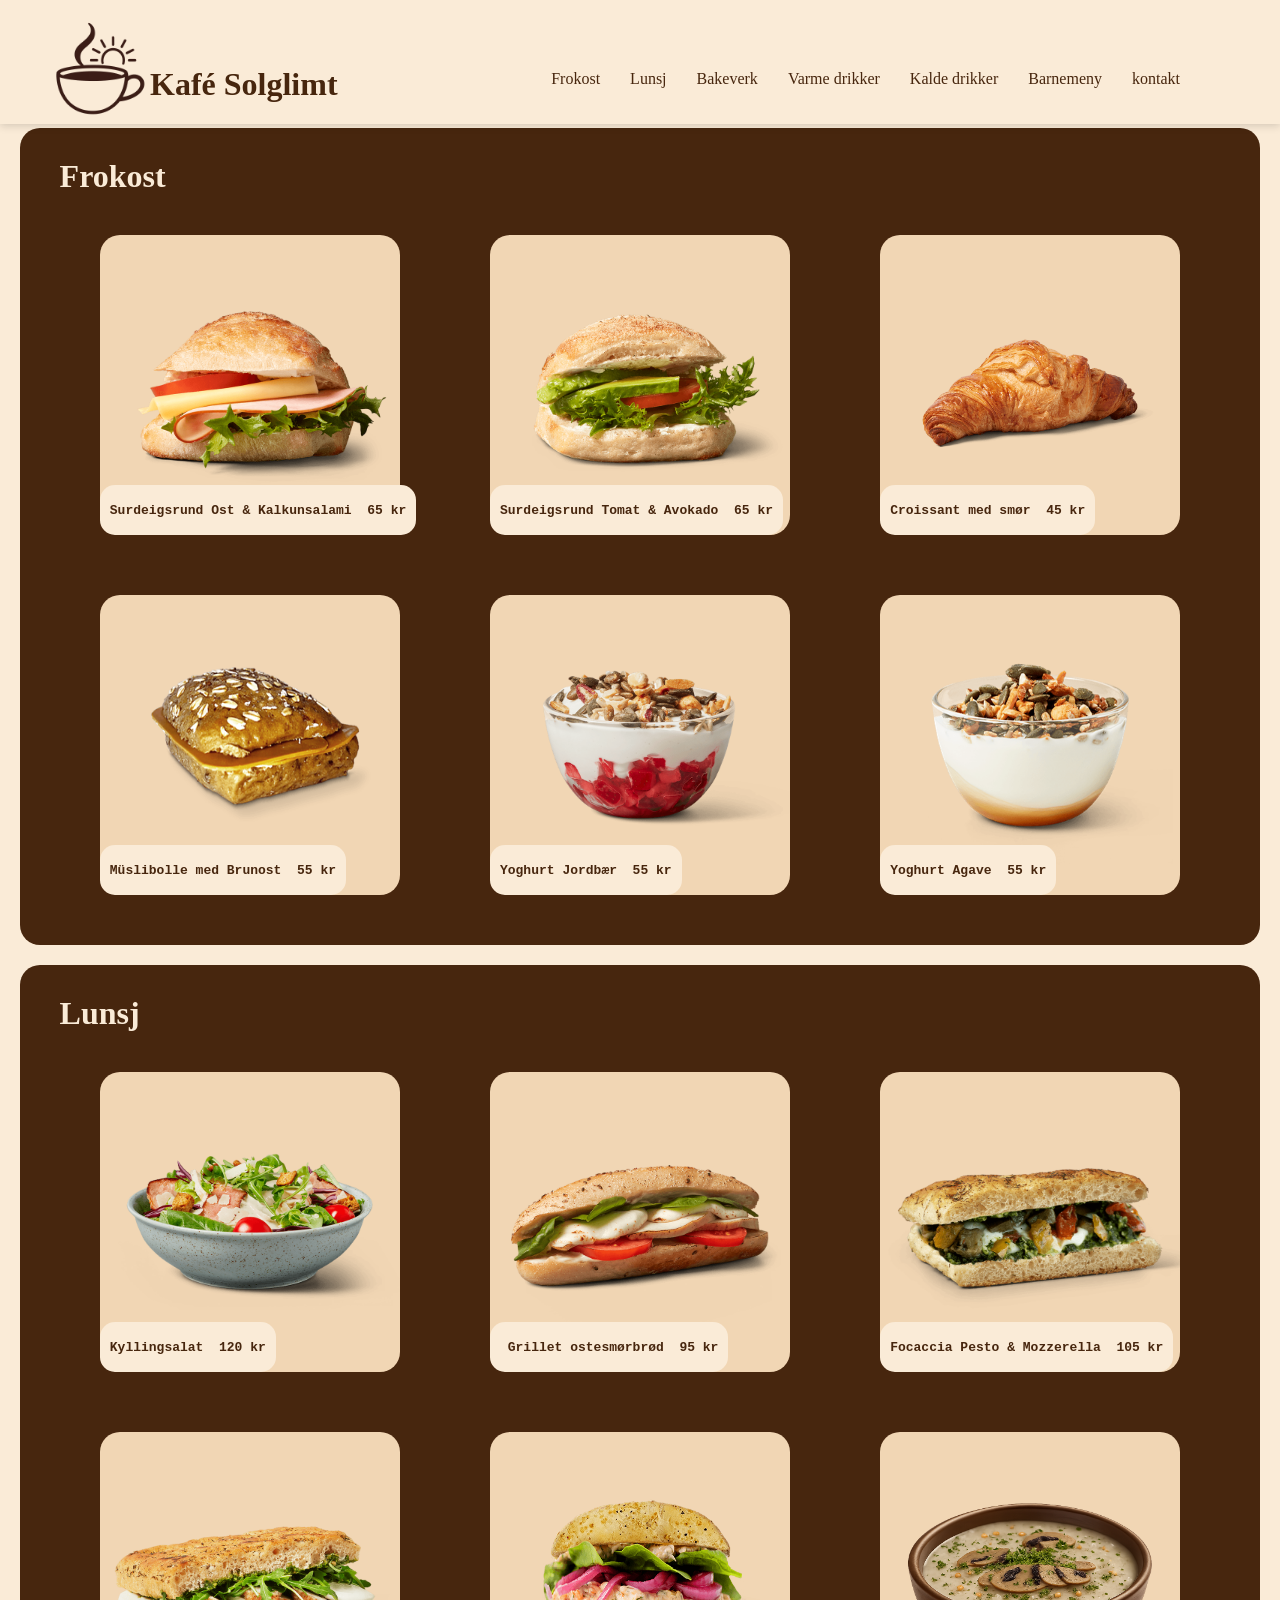
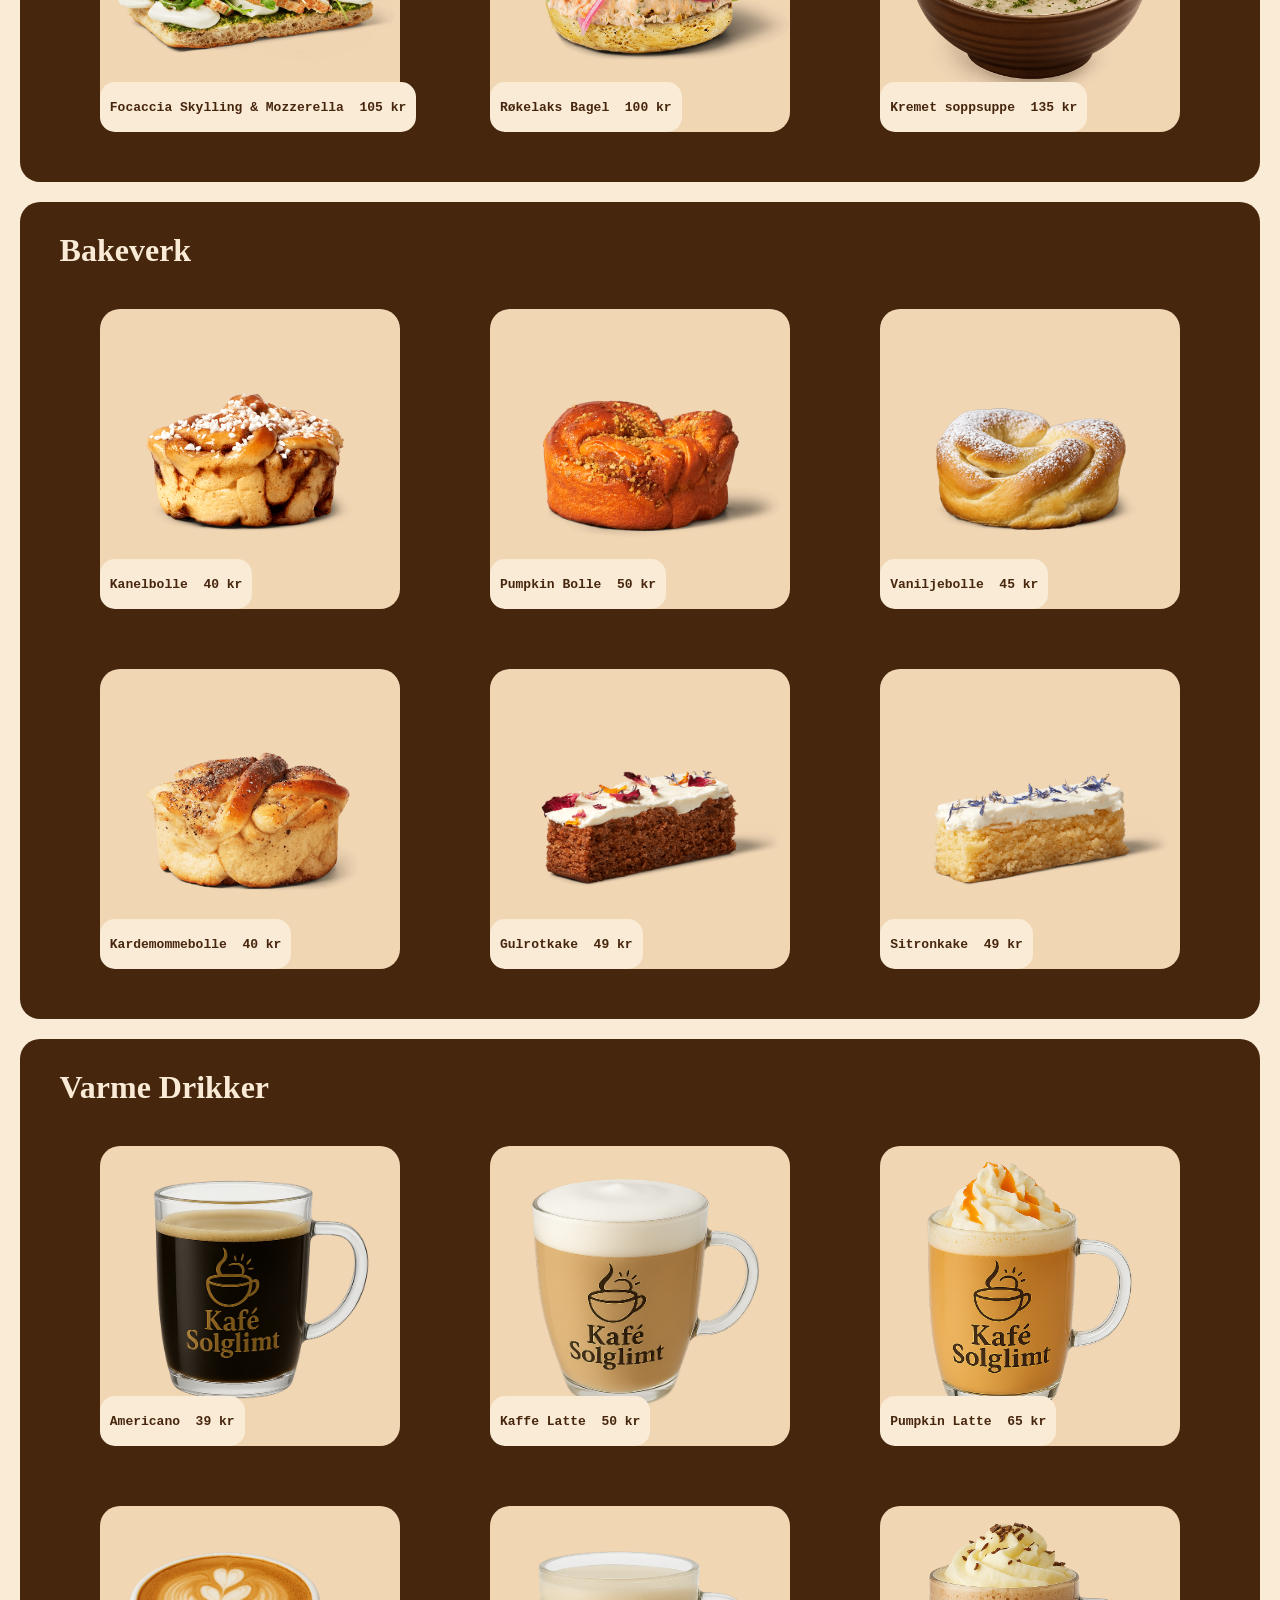
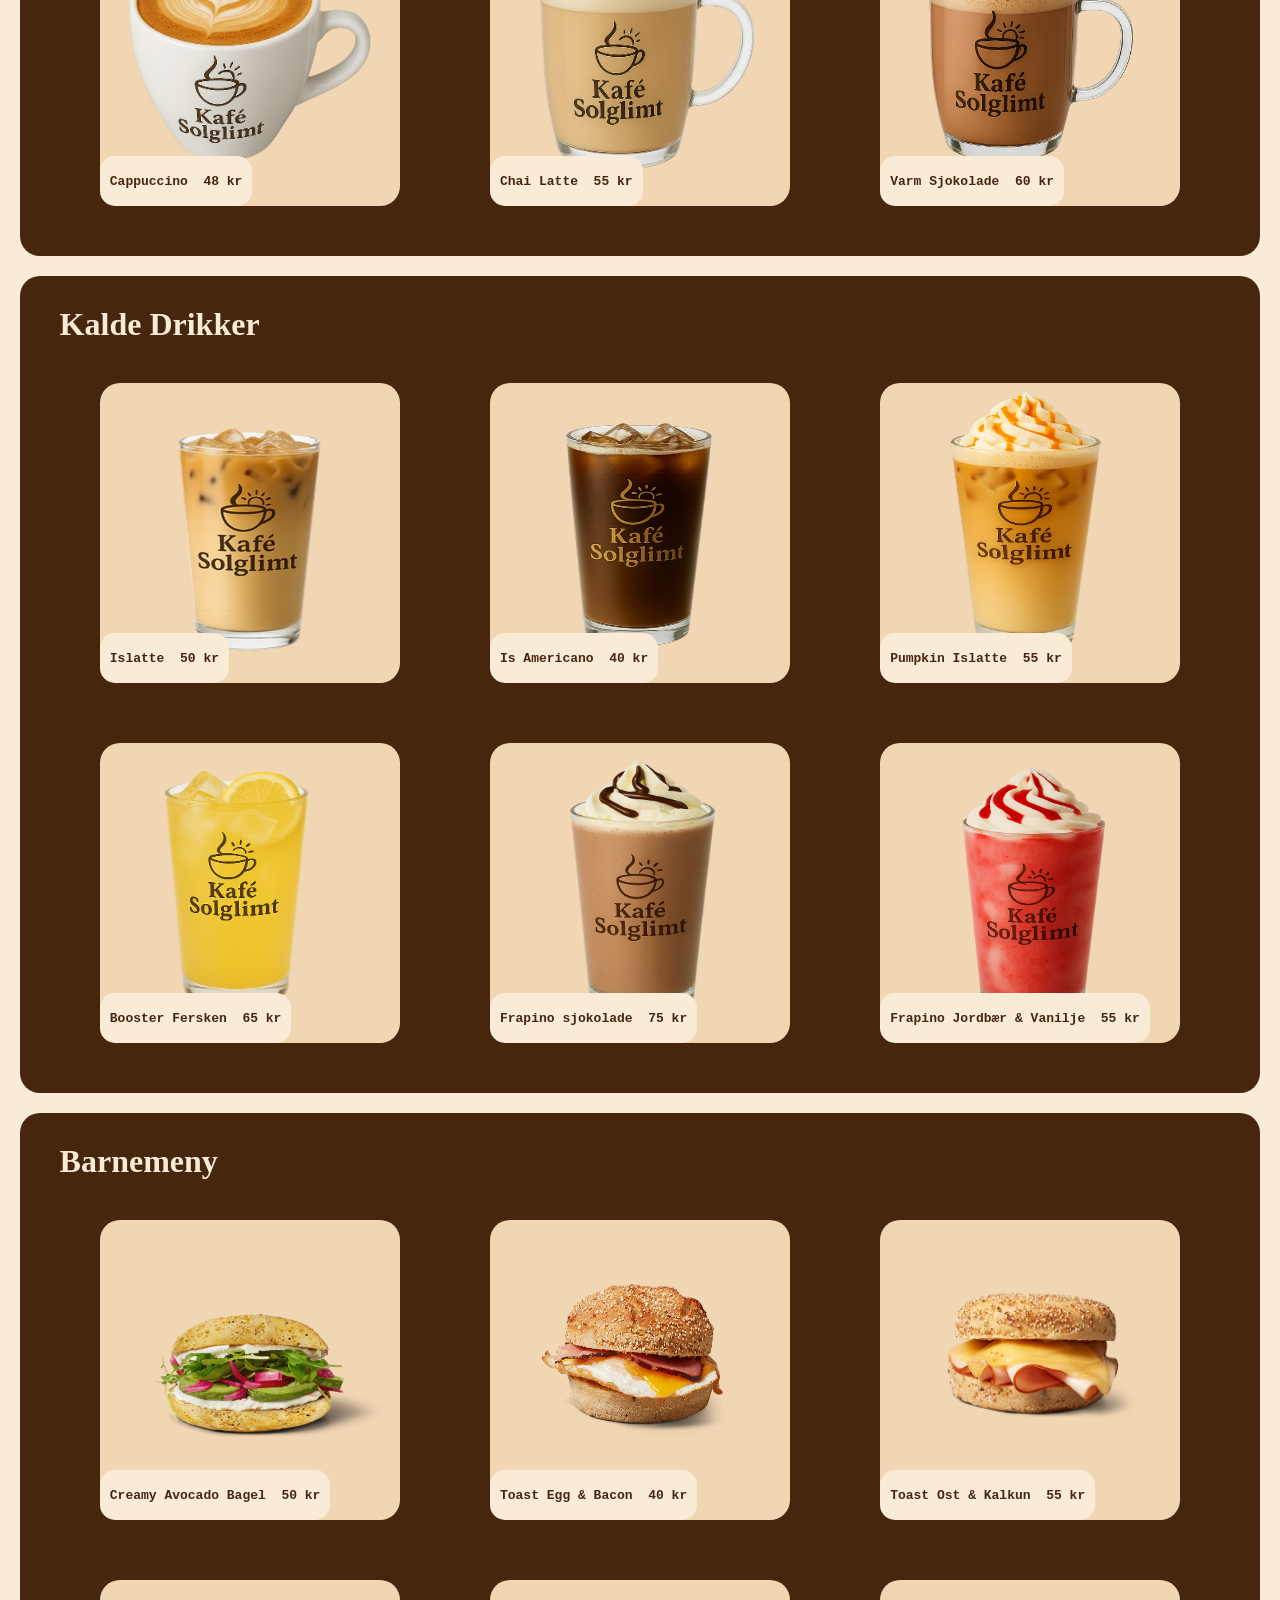
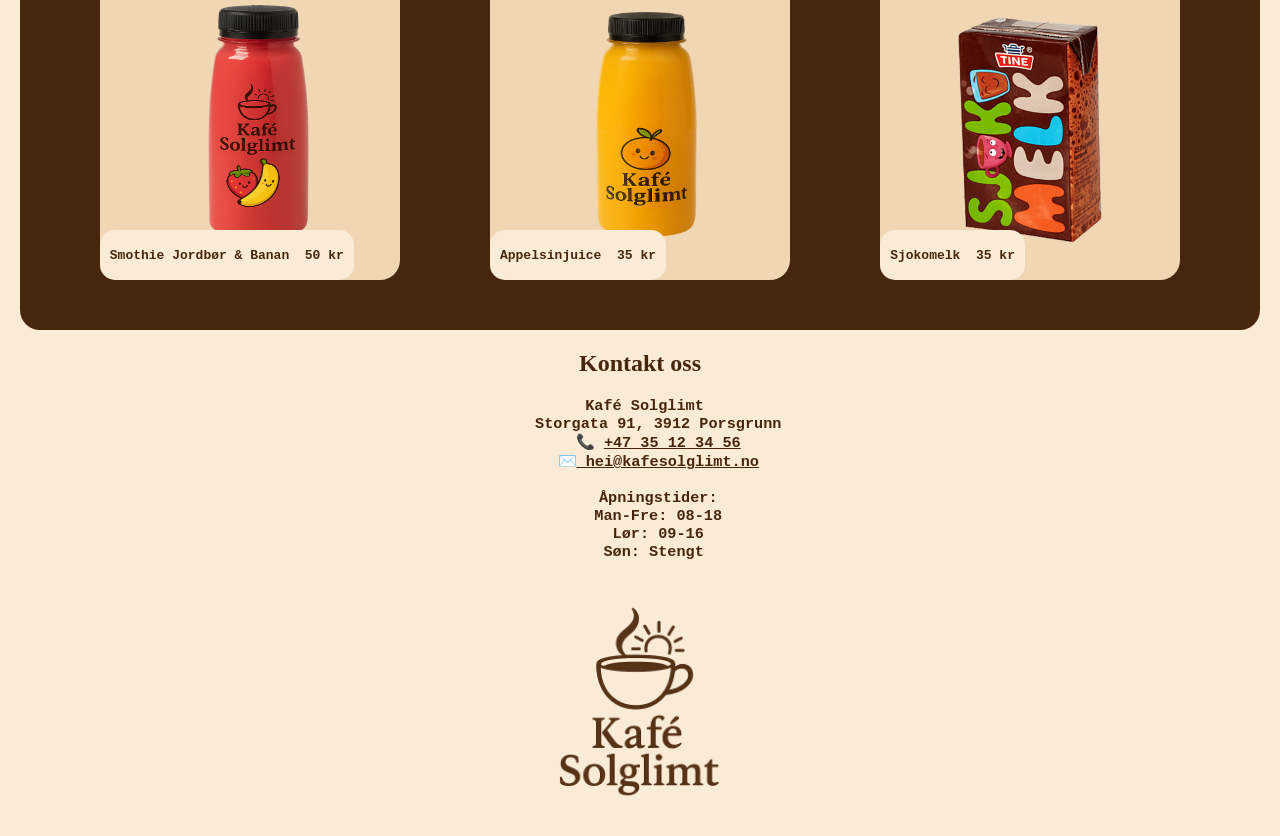
<file: meny.html>
<!DOCTYPE html>
<html lang="en">
<head>
    <meta charset="UTF-8">
    <meta name="viewport" content="width=device-width, initial-scale=1.0">
    <title>Meny</title>
    <link rel="stylesheet" href="style.css">
    <link rel="stylesheet" href="https://fonts.googleapis.com/css2?family=Playfair+Display:wght@600&family=Lora:wght@400&display=swap">

</head>
<body>
    <header>
    <div class="head">
        <span class="logo">
        <a href="index.html#home"  class="link"><img src="images/logo1.png"></a>
         <a href="index.html#home"  class="link"><h1>Kafé Solglimt</h1></a>
        </span>
    <nav>
        <ul>
            <li><a href="#start" class="link">Frokost</a> </li>
            <li><a href="#Lunsj" class="link">Lunsj</a> </li>
            <li><a href="#Bakeverk" class="link">Bakeverk</a></li>
            <li><a href="#Varmedrikker" class="link">Varme drikker</a> </li>
            <li><a href="#Kaldedrikker" class="link">Kalde drikker</a> </li>
            <li><a href="#Barnemeny" class="link">Barnemeny</a> </li>
            <li><a href="#kontakt" class="link">kontakt</a></li>
        </ul>
    </nav>
    </div>
  </header>

  <main id="start">

   <div class="container" id="Frokost">
    <h1>Frokost</h1>
    <div class="måltid-boks" >
        <a href="ingredienser.html#Frokost1" class="link">
        <div class="bg-måltid">
        <img src="images/Surdeigsbrød  ost & Kalkun.png" alt="">
          <div class="måltid-beskrivelse">
           <pre><h4>Surdeigsrund Ost & Kalkunsalami  65 kr</h4></pre>
          </div>
        </div></a>
        <a href="ingredienser.html#Frokost2" class="link">
        <div class="bg-måltid">
            <img src="images/Surdeigsbrød  Tomat & Avokado.png" alt="">
             <div class="måltid-beskrivelse">
            <pre><h4>Surdeigsrund Tomat & Avokado  65 kr</h4></pre>
           </div>
        </div></a>
        <a href="ingredienser.html#Frokost3" class="link">
        <div class="bg-måltid">
            <img src="images/Croissant med smør.png" alt="">
             <div class="måltid-beskrivelse">
            <pre><h4>Croissant med smør  45 kr</h4></pre>
             </div>
        </div></a>
        <a href="ingredienser.html#Frokost4" class="link">
        <div class="bg-måltid">
            <img src="images/Muslibolle.png" alt="">
             <div class="måltid-beskrivelse">
            <pre><h4>Müslibolle med Brunost  55 kr</h4></pre>
          </div>
        </div></a>
        <a href="ingredienser.html#Frokost5" class="link">
        <div class="bg-måltid">
            <img src="images/Yoghurt Jordbær.png" alt="">
            <div class="måltid-beskrivelse">
            <pre><h4>Yoghurt Jordbær  55 kr</h4></pre>
           </div>
        </div></a>
      <a href="ingredienser.html#Frokost6" class="link">
        <div class="bg-måltid">
            <img src="images/yogurt agave.png" alt="">
            <div class="måltid-beskrivelse">
            <pre><h4>Yoghurt Agave  55 kr</h4></pre>
            </div>
        </div></a>
    </div>
   </div>

      <div class="container" id="Lunsj">
       <h1>Lunsj</h1>
    <div class="måltid-boks">
      <a href="ingredienser.html#Lunsj1" class="link">
        <div class="bg-måltid">
            <img src="images/Kyllingsalat.png" alt="">
        <div class="måltid-beskrivelse">
        <pre><h4>Kyllingsalat  120 kr</h4></pre>
        </div>
        </div></a>
        <a href="ingredienser.html#Lunsj2" class="link">
        <div class="bg-måltid">
            <img src="images/Grillet ostesmørbrød.png" alt="">
          <div class="måltid-beskrivelse">
            <pre><h4> Grillet ostesmørbrød  95 kr</h4></pre>
          </div>
        </div></a>
        <a href="ingredienser.html#Lunsj3" class="link">
        <div class="bg-måltid">
            <img src="images/Focaccia Pesto & Mozzarella.png" alt="">
            <div class="måltid-beskrivelse">
            <pre><h4>Focaccia Pesto & Mozzerella  105 kr</h4></pre>
            </div>
        </div></a>
        <a href="ingredienser.html#Lunsj4" class="link">
        <div class="bg-måltid">
            <img src="images/Focaccia Kylling & Mozzarella.png" alt="">
            <div class="måltid-beskrivelse">
            <pre><h4>Focaccia Skylling & Mozzerella  105 kr</h4></pre>
            </div>
        </div></a>
        <a href="ingredienser.html#Lunsj5" class="link">
        <div class="bg-måltid">
            <img src="images/RØkelaks.png" alt="">
            <div class="måltid-beskrivelse">
            <pre><h4>Røkelaks Bagel  100 kr</h4></pre>
            </div>
        </div></a>
        <a href="ingredienser.html#Lunsj6" class="link">
        <div class="bg-måltid">
            <img src="images/Dagensrett.png" alt="">
            <div class="måltid-beskrivelse">
             <pre><h4>Kremet soppsuppe  135 kr</h4></pre>
            </div>
        </div></a>
    </div>
    </div>

   <div class="container" id="Bakeverk">
    <h1>Bakeverk</h1>
    <div class="måltid-boks">
        <a href="ingredienser.html#Bake1" class="link">
        <div class="bg-måltid">
        <img src="images/Kanelbolle.png" alt="">
        <div class="måltid-beskrivelse">
        <pre><h4>Kanelbolle  40 kr</h4></pre>
        </div>
        </div></a>
        <a href="ingredienser.html#Bake2" class="link">
        <div class="bg-måltid">
            <img src="images/Pumpkin Bolle.png" alt="">
            <div class="måltid-beskrivelse">
            <pre><h4>Pumpkin Bolle  50 kr</h4></pre>
            </div>
        </div></a>
        <a href="ingredienser.html#Bake3" class="link">
        <div class="bg-måltid">
            <img src="images/Vaniljebolle.png" alt="">
            <div class="måltid-beskrivelse">
            <pre><h4>Vaniljebolle  45 kr</h4></pre>
            </div>
        </div></a>
        <a href="ingredienser.html#Bake4" class="link">
        <div class="bg-måltid">
            <img src="images/Kardemommebolle.png" alt="">
            <div class="måltid-beskrivelse">
            <pre><h4>Kardemommebolle  40 kr</h4></pre>
            </div>
        </div></a>
        <a href="ingredienser.html#Bake5" class="link">
        <div class="bg-måltid">
            <img src="images/Gulrotkake.png" alt="">
            <div class="måltid-beskrivelse">
            <pre><h4>Gulrotkake  49 kr</h4></pre>
            </div>
        </div></a>
        <a href="ingredienser.html#Bake6" class="link">
        <div class="bg-måltid">
            <img src="images/Sitronkake.png" alt="">
            <div class="måltid-beskrivelse">
            <pre><h4>Sitronkake  49 kr</h4></pre>
            </div>
        </div></a>
    </div>
    </div>

    <div class="container" id="Varmedrikker">
    <h1>Varme Drikker</h1>
    <div class="måltid-boks">
        <a href="ingredienser.html#varm1" class="link">
        <div class="bg-måltid">
        <img src="images/Americano.png" alt="">
        <div class="måltid-beskrivelse">
            <pre><h4>Americano  39 kr</h4></pre>
          </div>
        </div></a>
       <a href="ingredienser.html#varm2" class="link">
        <div class="bg-måltid">
            <img src="images/Kaffelatte.png" alt="">
            <div class="måltid-beskrivelse">
            <pre><h4>Kaffe Latte  50 kr</h4></pre>
            </div>
        </div></a>
       <a href="ingredienser.html#varm3" class="link">
        <div class="bg-måltid">
            <img src="images/pampkinlatte.png" alt="">
            <div class="måltid-beskrivelse">
            <pre><h4>Pumpkin Latte  65 kr</h4></pre>
            </div>
        </div></a>
        <a href="ingredienser.html#varm4" class="link">
        <div class="bg-måltid">
            <img src="images/Capuccino.png" alt="">
            <div class="måltid-beskrivelse">
            <pre><h4>Cappuccino  48 kr</h4></pre>
            </div>
        </div></a>
        <a href="ingredienser.html#varm5" class="link">
        <div class="bg-måltid">
            <img src="images/Chailatte.png" alt="">
            <div class="måltid-beskrivelse">
            <pre><h4>Chai Latte  55 kr</h4></pre>
            </div>
        </div></a>
        <a href="ingredienser.html#varm6" class="link">
        <div class="bg-måltid">
            <img src="images/Varmsjokolade.png" alt="">
            <div class="måltid-beskrivelse">
            <pre><h4>Varm Sjokolade  60 kr</h4></pre>
            </div>
        </div></a>
    </div>
    </div>

   <div class="container" id="Kaldedrikker">
    <h1>Kalde Drikker</h1>
    <div class="måltid-boks">
        <a href="ingredienser.html#kald1" class="link">
        <div class="bg-måltid">
        <img src="images/Is latte.png" alt="">
        <div class="måltid-beskrivelse">
            <pre><h4>Islatte  50 kr</h4></pre>
        </div>
        </div></a>
        <a href="ingredienser.html#kald2" class="link">
        <div class="bg-måltid">
            <img src="images/Is americano.png" alt="">
            <div class="måltid-beskrivelse">
            <pre><h4>Is Americano  40 kr</h4></pre>
            </div>
        </div></a>
        <a href="ingredienser.html#kald3" class="link">
        <div class="bg-måltid">
            <img src="images/pumpkin islatte.png" alt="">
            <div class="måltid-beskrivelse">
            <pre><h4>Pumpkin Islatte  55 kr</h4></pre>
            </div>
        </div></a>
        <a href="ingredienser.html#kald4" class="link">
        <div class="bg-måltid">
            <img src="images/Booster fersken.png" alt="">
            <div class="måltid-beskrivelse">
            <pre><h4>Booster Fersken  65 kr</h4></pre>
            </div>
        </div></a>
        <a href="ingredienser.html#kald5" class="link">
        <div class="bg-måltid">
            <img src="images/Frapino sjokolada.png" alt="">
            <div class="måltid-beskrivelse">
            <pre><h4>Frapino sjokolade  75 kr</h4></pre>
            </div>
        </div></a>
        <a href="ingredienser.html#kald6" class="link">
        <div class="bg-måltid">
            <img src="images/Frapino jordbær.png" alt="">
            <div class="måltid-beskrivelse">
            <pre><h4>Frapino Jordbær & Vanilje  55 kr</h4></pre>
            </div>
        </div></a>
    </div>
    </div>

     <div class="container" id="Barnemeny">
     <h1>Barnemeny</h1>
    <div class="måltid-boks">
        <a href="ingredienser.html#barn1" class="link">
        <div class="bg-måltid">
            <img src="images/Mini Creamy Avocado Bagel.png" alt="">
        <div class="måltid-beskrivelse">
            <pre><h4>Creamy Avocado Bagel  50 kr</h4></pre>
            </div>
        </div></a>
        <a href="ingredienser.html#barn2" class="link">
        <div class="bg-måltid">
            <img src="images/Toast egg&bacon.png" alt="">
            <div class="måltid-beskrivelse">
            <pre><h4>Toast Egg & Bacon  40 kr</h4></pre>
            </div>
        </div></a>
        <a href="ingredienser.html#barn3" class="link">
        <div class="bg-måltid">
            <img src="images/Toast ost&kalkun.png" alt="">
            <div class="måltid-beskrivelse">
            <pre><h4>Toast Ost & Kalkun  55 kr</h4></pre>
            </div>
        </div></a>
        <a href="ingredienser.html#barn4" class="link">
        <div class="bg-måltid">
            <img src="images/smothie1.png" alt="">
            <div class="måltid-beskrivelse">
            <pre><h4>Smothie Jordbør & Banan  50 kr</h4></pre>
            </div>
        </div></a>
        <a href="ingredienser.html#barn5" class="link">
        <div class="bg-måltid">
            <img src="images/smothie2.png" alt="">
            <div class="måltid-beskrivelse">
            <pre><h4>Appelsinjuice  35 kr</h4></pre>
            </div>
        </div></a>
        <a href="ingredienser.html#barn6" class="link">
        <div class="bg-måltid">
            <img src="images/sjokomelk.png" alt="">
            <div class="måltid-beskrivelse">
            <pre><h4>Sjokomelk  35 kr</h4></pre>
            </div>
        </div></a>
    </div>
    </div>
    </main>  

    <footer id="kontakt">
    <h2>Kontakt oss</h2>
    <pre><h3> Kafé Solglimt
    Storgata 91, 3912 Porsgrunn
    📞 <a href="tel:+4735123456">+47 35 12 34 56</a>
    ✉️<a href="mailto:hei@kafesolglimt.no"> hei@kafesolglimt.no</a>

    Åpningstider:
    Man-Fre: 08-18
    Lør: 09-16
    Søn: Stengt </h3></pre>
    <a href="#start"><img src="images/logo2.png"></a>
  </footer>
  <script></script>
</body>
</html>
</file>
<file: style.css>
html{
    scroll-behavior:smooth;
}

body{
    background-color:antiquewhite;
    display: flex;
    flex-direction: column;
    }

.logo{
    display: flex;
    flex-direction: row;
    align-items: flex-end;
}
.logo img{
    width: 100px;
    height: auto;
}

header{
    color:rgb(71, 38, 14);
    position: fixed;
    background-color: antiquewhite;
    z-index: 1000;
    width: 100%;
    top: 0;
    left: 0;    
    box-shadow: 0 2px 8px rgba(0,0,0,0.15);

}
.head{
    margin-top: 20px;
    margin-left: 50px;
    display: flex;
    flex-direction: row;
    justify-content:space-between;
    flex-wrap: wrap;
}
.header-meny{
    font-size: large;
}
nav ul{
    margin-top: 50px;
    margin-right: 100px;
    display: flex;
    gap: 30px;
}
ul{
    list-style: none;
}
.meny ul{
    font-family: "Playfair Display", serif;

}
.link{
    text-decoration: none;
    color:rgb(71, 38, 14);
    transition: all 0.3s ease;
}
.link:hover{
    text-decoration: underline;
}
#dagensrett{
    position:relative;
    scroll-margin-top:8.75remx;
}
#dagensrett img{
    width: 650px;
    height: 500px;
    border-radius: 15px;
    display: block;
    margin: 20px;
     cursor: pointer;
}
#dagensrett img:hover {
    transform: scale(1.03);
    transition: transform 0.3s ease;
}
.beskrivelse-dagensrett{
     background-color:rgb(241, 214, 180);
     width: fit-content;
     height: fit-content;
     padding-left: 10px;
     padding-right: 10px;
     border-radius: 15px;
     flex-direction: column;
     position: absolute;
     bottom: 0px;
     left:0px;
     margin: 20px;
 }
.meny{
    background-color:rgb(241, 214, 180) ;
    display:inline-block;
    border-radius: 20px;
    margin: 10px;
    text-align: center;
    padding-bottom: 20px;
    scroll-margin-top: 8.25rem;
}
.meny h2{
    text-align: center;
}
.meny h3{
    text-align: center;

}
.måltider{
    display: flex;
    flex-direction: row;
    gap: 20px;
    justify-content: space-evenly;
    flex-wrap: wrap;
    width: fit-content;
    height: fit-content;
    padding: 10px;
    text-align: center;
}
.måltid{
    background-color: antiquewhite;
    border-radius: 20px;
    width: 350px;
    height:350px ;
    text-align: left;
    box-shadow: 0 4px 12px rgba(0,0,0,0.25);
}
.måltid:hover {
    transform: scale(1.03);
    transition: transform 0.3s ease;
}
main{
    display: flex;
    flex-direction: column;
    align-items: center;
    justify-content: center;
    margin-top: 100px;
    scroll-margin-top:8.25rem ;

}
.main{
    margin-top: 20px;
    background-color:rgb(71, 38, 14);
    border-radius: 20px;
    width: 95%;
    height: 100%;
    padding: 20px;
    justify-content: center;
    align-items: center;
    display: flex;
    flex-direction: column;
}

footer{
    color:rgb(71, 38, 14);
    text-align: center;
}
footer img{
    width:250px;
    height:250px;
}
footer a{
    color:rgb(71, 38, 14);
}



.container{
    margin-top: 20px;
    background-color:rgb(71, 38, 14);
    border-radius: 20px;
    width: 95%;
    height: 100%;
    padding: 20px;
    justify-content: left;
    align-items: left;
    display: flex;
    flex-direction: column;
    color: antiquewhite;
    scroll-margin-top: 8.25rem;
}
.container h1{
    margin-top: 10px;
    margin-bottom: 10px;
    margin-left: 20px;
}
.måltid-boks img{
    width: 300px;
    height: 300px;
}
.måltid-boks{
    display: flex;
    flex-direction: row;
    gap: 20px;
    justify-content: space-evenly;
    flex-wrap: wrap;
    width: fit-content;
    height: fit-content;
    padding: 10px;
    text-align: center;
}
.bg-måltid{
    background-color:rgb(241, 214, 180);
    border-radius: 20px;
    width: 300px;
    height:300px ;

    display: block;
    margin: 20px;
    cursor: pointer;
    position: relative;
}

.bg-måltid :hover {
    transform: scale(1.08);
    transition: transform 0.3s ease;
}
.måltid-beskrivelse{
     background-color:antiquewhite;
     color: rgb(71, 38, 14);
     width: fit-content;
     height: fit-content;
     padding-left: 10px;
     padding-right: 10px;
     border-radius: 15px;
     flex-direction: column;
     position: absolute;
     bottom: 0px;
     left:0px;
     font-family: "Playfair Display", serif;
}
#kontakt{
    scroll-margin-top: 7.81rem;
}






.alle-måltider {
  display: flex;
  flex-direction: column;
  gap: 60px;
  padding: 60px 10%;
}
.alle-måltider h2{
    font-weight:100;
}
.måltid-item {
  display: flex;
  align-items: center;
  justify-content: space-between;
  flex-wrap: wrap;
  gap: 40px;
  scroll-margin-top: 9.37rem;
}
.måltid-item:nth-child(even) {
  flex-direction: row-reverse;
}
.måltid-image img {
  width: 400px;
  height: 400px;
  border-radius: 12px;
  box-shadow: 0 4px 12px rgba(0,0,0,0.25);
}
.måltid-image{
width: 450px;
height: 450px;
}
.måltid-text {
  max-width: 500px;
  text-align: left;
  color: rgb(71, 38, 14);

}
.måltid-item:nth-child(even) .måltid-text {
  text-align: left;
}

hr{
    height: 4px;
    background-color: rgb(71, 38, 14);
    width: 90%;
}






/* -------- Bursdag Page -------- */
.bursdag-banner {
  background-color: rgb(241, 214, 180);
  color: rgb(71, 38, 14);
  text-align: center;
  padding: 3rem 1rem;
  border-radius: 1rem;
  margin-top: 4rem;
  width: 90%;
}

.bursdag-banner h1 {
  font-size: 2.2rem;
  margin-bottom: 1rem;
}
.bursdag-banner p{
font-size: larger;
}

.bursdag-tjenester {
  background-color: rgb(71, 38, 14);
  color: antiquewhite;
  border-radius: 1rem;
  padding: 2rem;
  width: 90%;
  margin: 2rem auto;
  line-height: 1.8;
  display: flex;
  flex-direction: row;
  gap: 4rem;
  width: 90%;
  height: fit-content;
font-size: larger;
}

.bursdag-tjenester ul {
  list-style: none;
  padding: 0;
}

.bursdag-tjenester li {
  margin: 0.5rem 0;
  font-size: 1.1rem;
}
.bursdag-tjenester img{
  width:25rem ;
  height: 25rem;
  border-radius: 1rem;
}

.bursdag-bilder {
  display: flex;
  justify-content: space-around; 
  align-items: flex-end;
  flex-wrap: wrap;
  padding: 2rem 2rem;
  width: 100%;
  box-sizing: border-box;
  margin-bottom: 10rem;
}

.bursdag-bilder img {
  width: 350px;
  height: 600px;
  object-fit: cover;
  border-radius: 1rem;
  box-shadow: 0 4px 12px rgba(0,0,0,0.25);
  transition: transform 0.3s ease, box-shadow 0.3s ease;
}

.bursdag-bilder img:nth-child(1) {
  transform: translateY(12rem);
}
.bursdag-bilder img:nth-child(2) {
  transform: translateY(6rem);
}
.bursdag-bilder img:nth-child(3) {
  transform: translateY(0);
}


.bursdag-bestill {
  text-align: center;
  background-color: rgb(241, 214, 180);
  color: rgb(71, 38, 14);
  padding: 2rem 1rem;
  border-radius: 1rem;
  width: 90%;
  margin: 2rem auto 5rem;
}
.bursdag-bestill p{
    font-size: larger;

}

.bursdag-btn {
  display: inline-block;
  background-color: rgb(71, 38, 14);
  color: antiquewhite;
  padding: 0.8rem 1.5rem;
  border-radius: 0.5rem;
  text-decoration: none;
  font-weight: bold;
  transition: 0.3s ease;
}

.bursdag-btn:hover {
  background-color: rgb(51, 25, 8);
}



/* Responsiv visning for mobil */
@media (max-width: 768px) {

  body, main, .alle-måltider, .måltid-item, .måltider, .måltid-boks {
    flex-direction: column;
    align-items: center;
    justify-content: center;
  }


  img {
    max-width: 90%;
    height: auto;
  }


  .måltid-text, .beskrivelse-dagensrett, .måltid-beskrivelse {
    max-width: 95%;
    text-align: center;
  }

  nav ul {
    flex-wrap: wrap;
    justify-content: center;
    gap: 1rem;
    margin: 1rem 0;
  }

  .head {
    flex-direction: row;
    align-items: center;
    margin-left: 0;
  }

  .logo img {
    width: 5rem;
  }

  .alle-måltider {
    padding: 1.25rem;
    gap: 1.875rem;
  }

  .måltid-image img {
    width: 18.75rem;
    height: auto;
  }

  footer img {
    width: 9.375rem;
    height: auto;
  }

  #kontakt{
    scroll-margin-top: 2rem;
  }

  .container{
    scroll-margin-top: 11rem;

  }

  .alle-måltider {
    padding: 2rem 1rem;
    gap: 2rem;
  }

  .måltid-item {
    flex-direction: column;
    align-items: center;
    justify-content: center;
    gap: 1.5rem;
    scroll-margin-top:0 ;
  }

  .måltid-image {
    width: 100%;
    height: auto;
    display: flex;
    justify-content: center;
  }

  .måltid-image img {
    width: 100%;
    height: auto;
    max-width: 25rem; 
  }

  .måltid-text {
    max-width: 100%;
    text-align: center;
    padding: 0 1rem;
  }

  .måltid-item:nth-child(even) {
    flex-direction: column; 
  }
  .måltid-item:nth-child(even) .måltid-text{
    flex-direction: column; 
  }
.måltid-item:nth-child(even) .måltid-text {
  text-align: left;
}

  .bursdag-banner h1 { font-size: 1.6rem; }

.bursdag-tjenester{
    display: flex;
    flex-direction: column;
    width: 100%;
    margin-top:0;
}
.bursdag-tjenester img{
  border-radius: 1rem;
}
  .bursdag-bilder {
    flex-direction: column;
    align-items: center;
    padding: 1rem;
    justify-content: center;
  }

  .bursdag-bilder img {
    width: 100%;
    height: 100%;
    transform: none;
    margin-bottom: 8rem;
    margin-top:0;
  }
}
</file>
